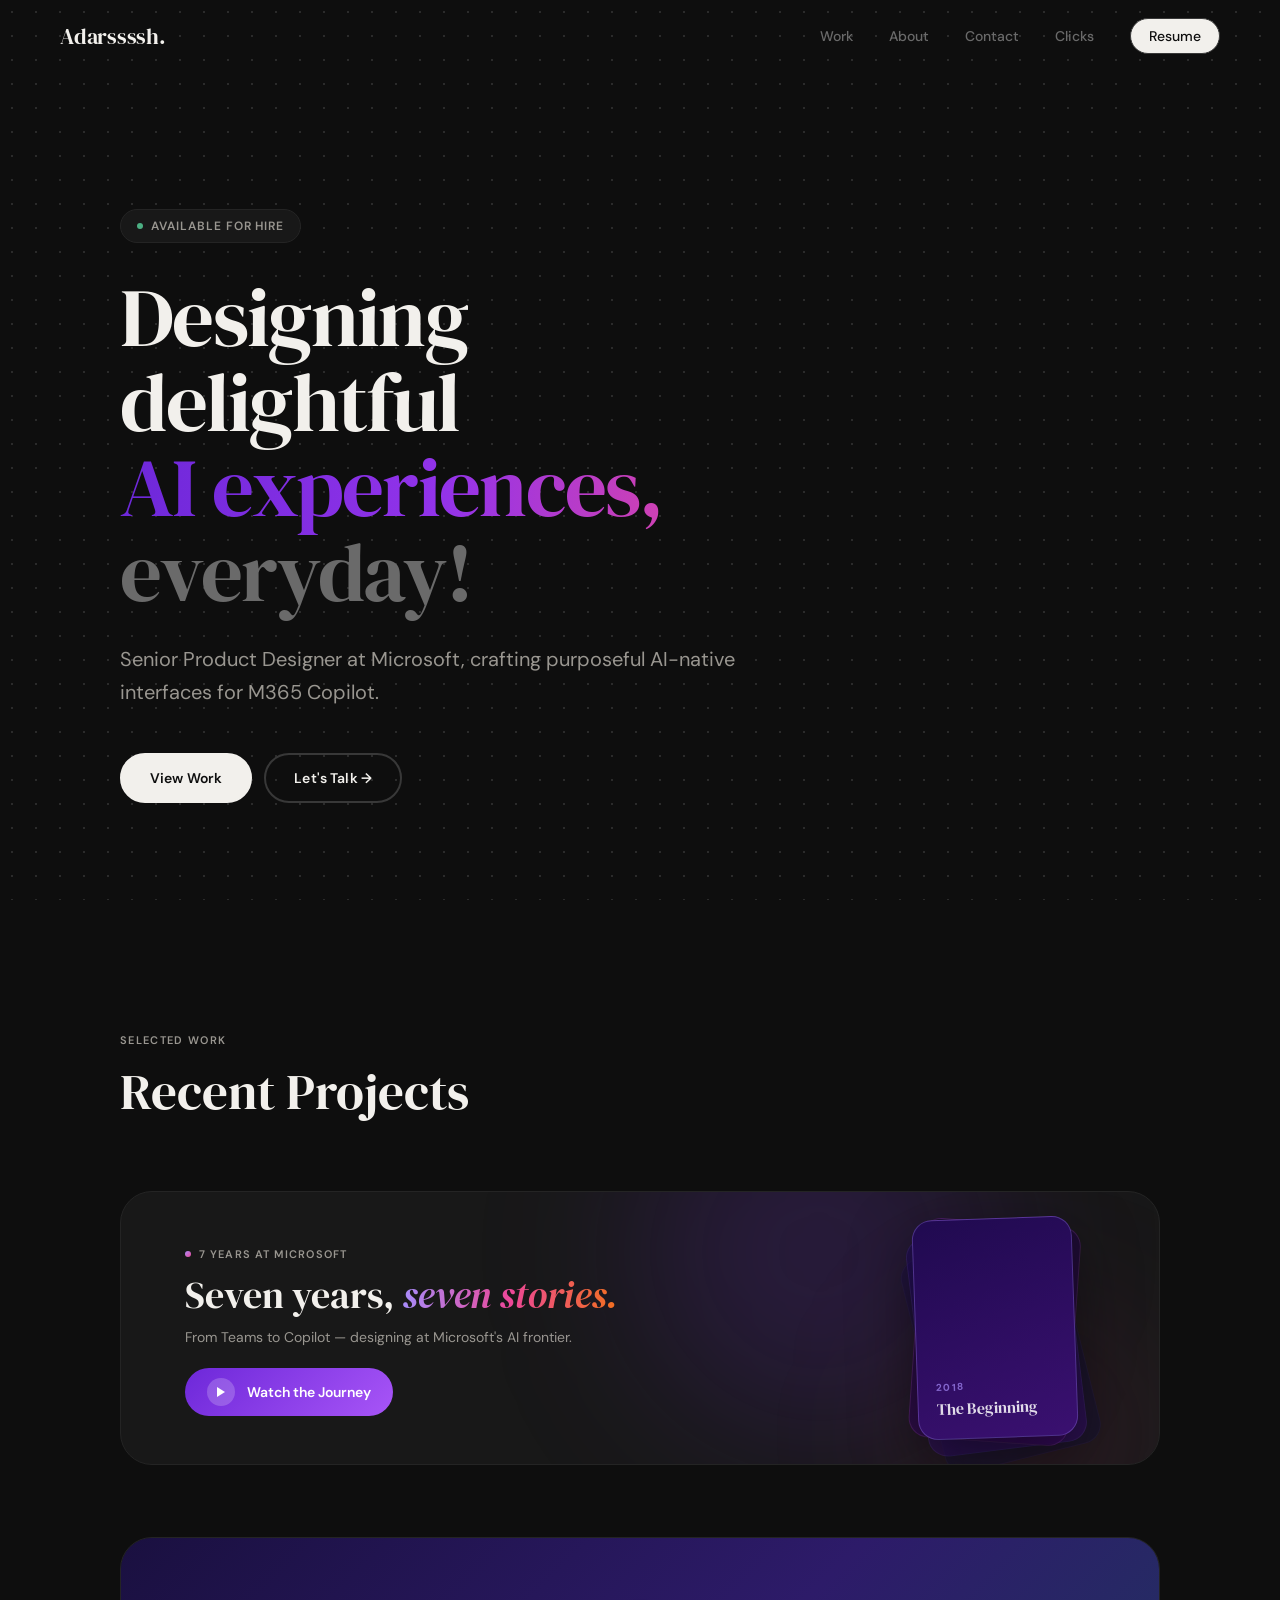
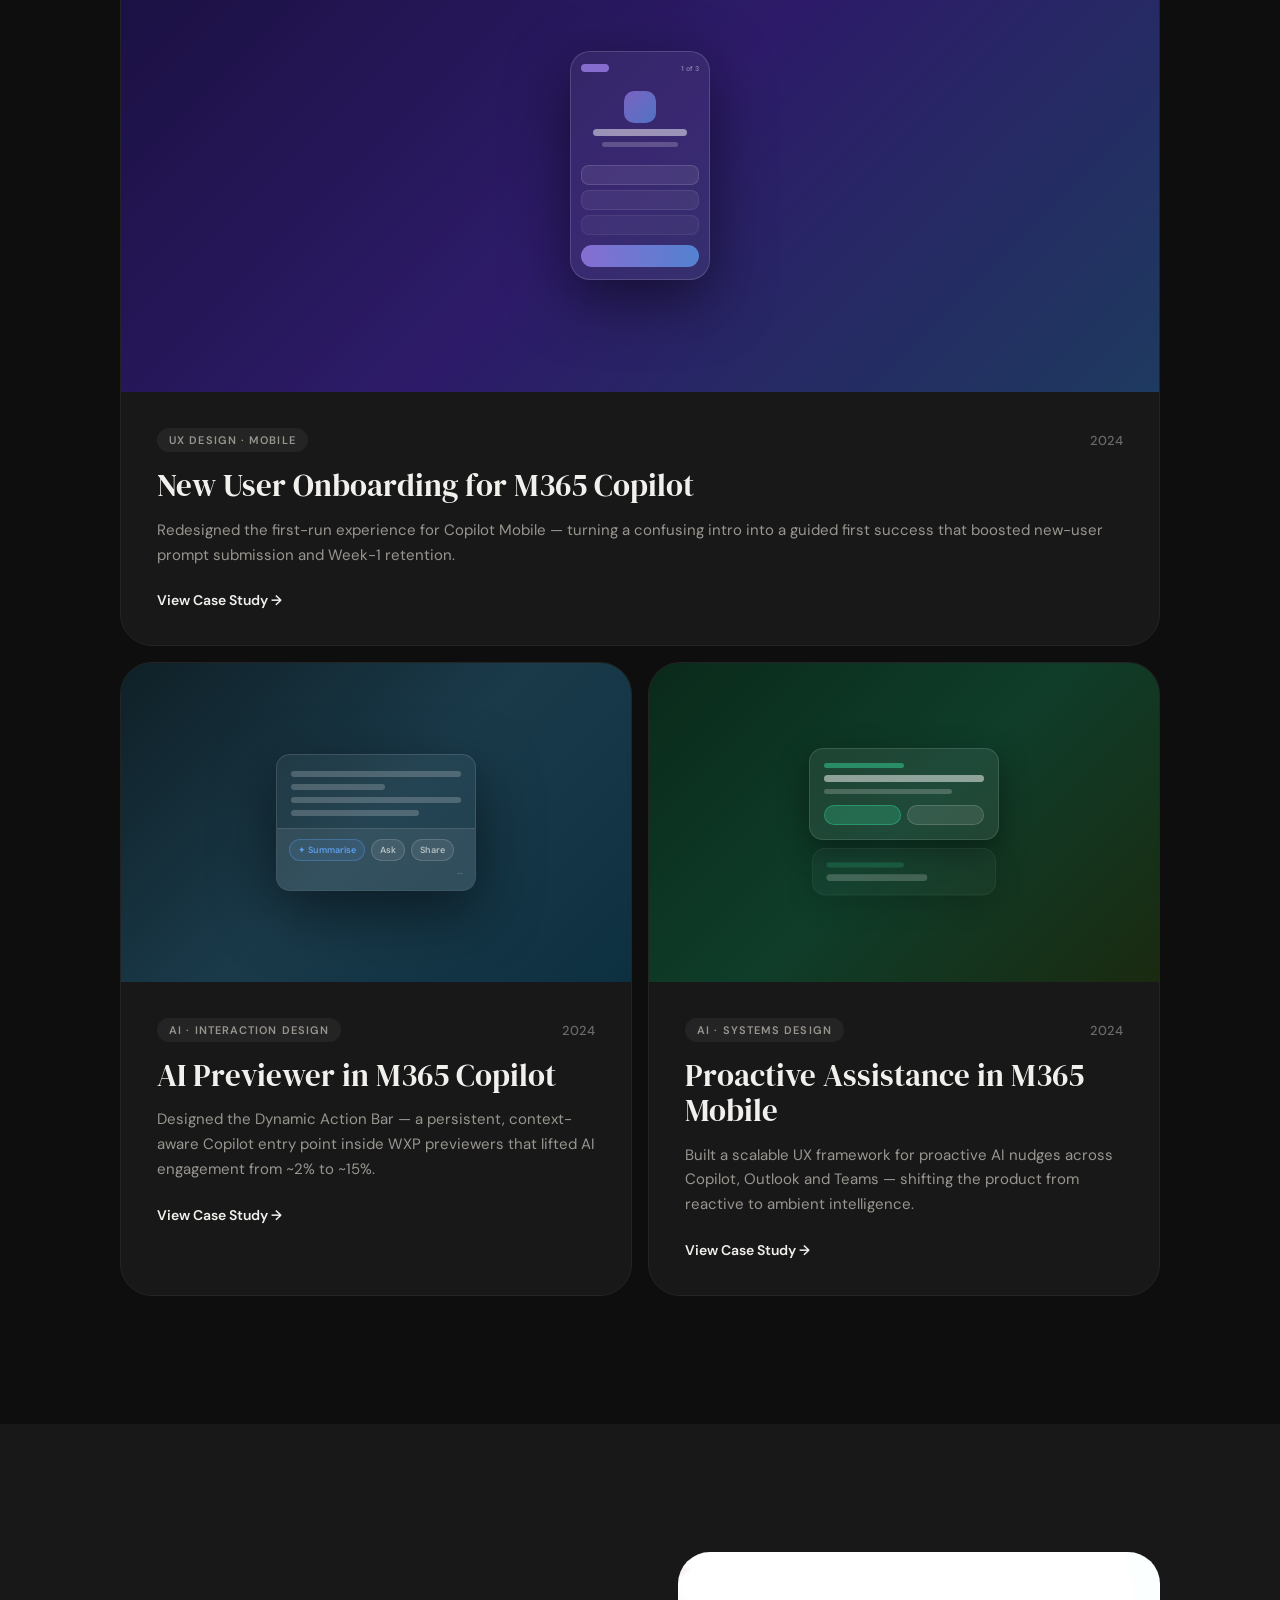
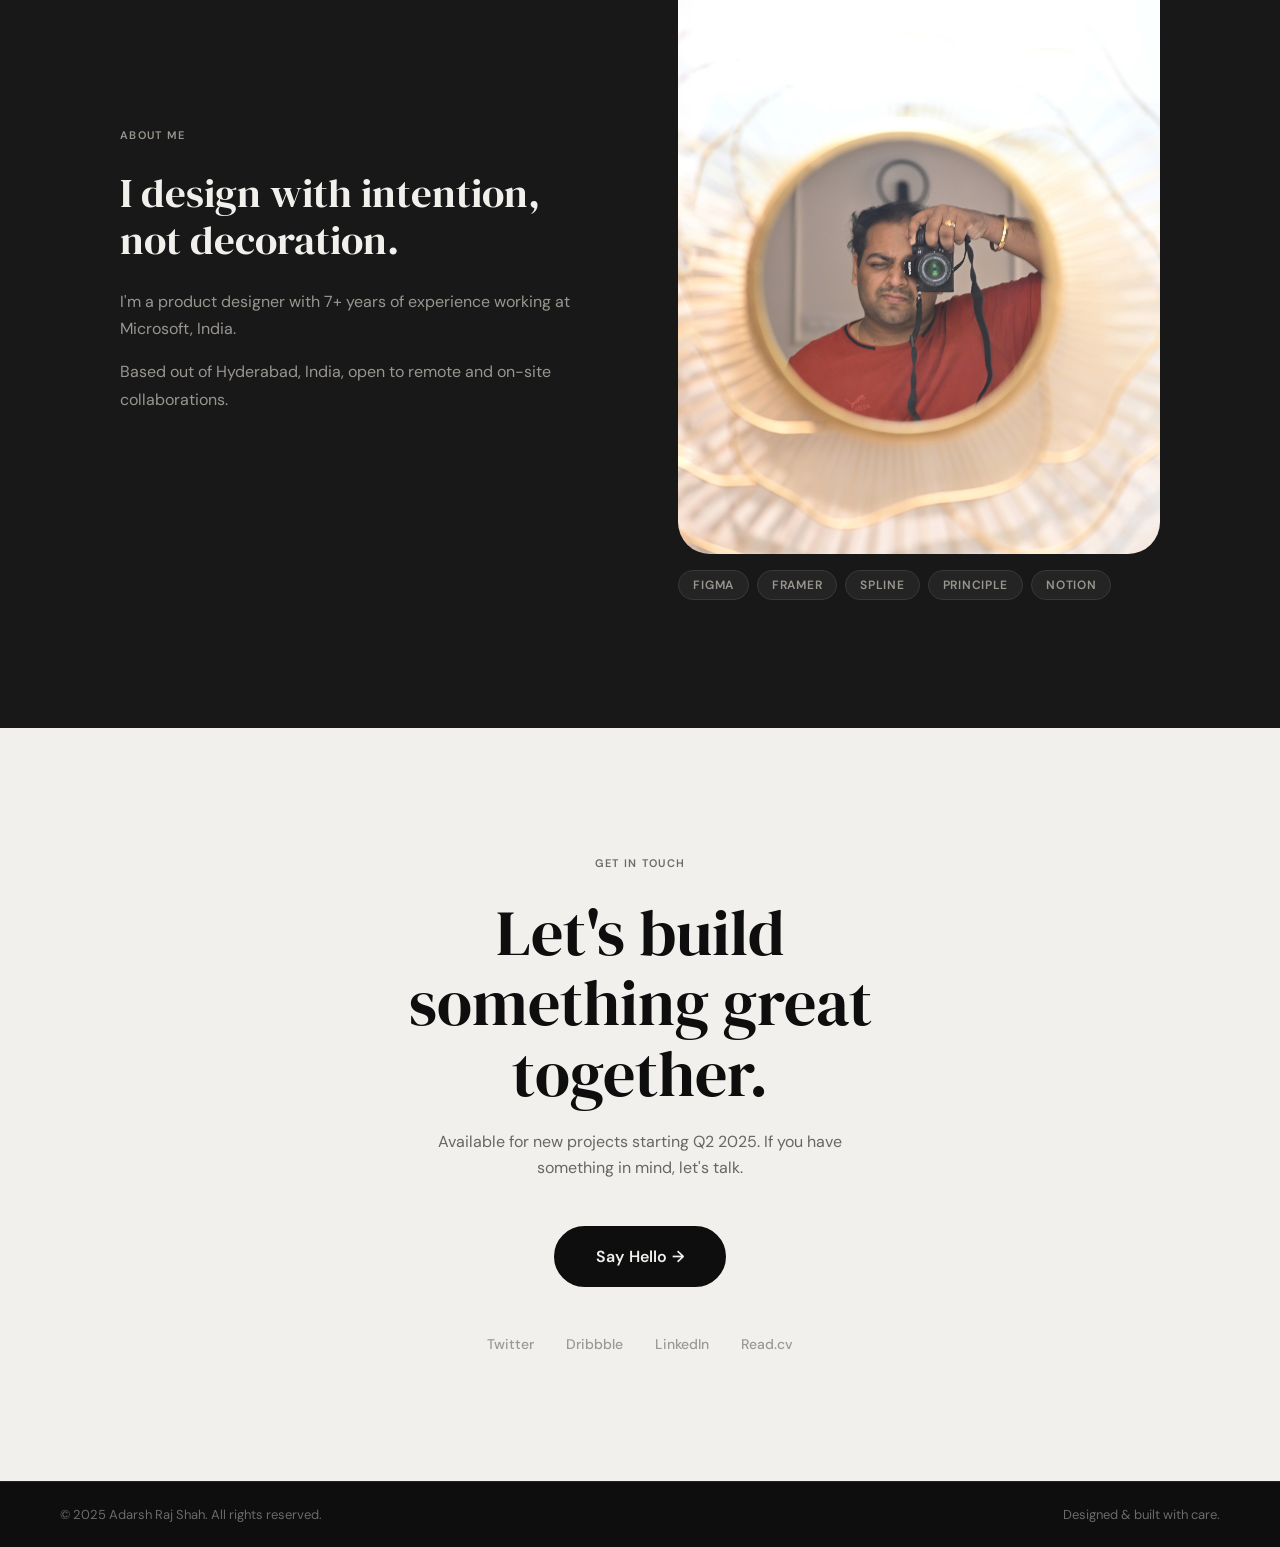
<file: index.html>
<!DOCTYPE html>
<html lang="en">
<head>
  <meta charset="UTF-8" />
  <meta name="viewport" content="width=device-width, initial-scale=1.0" />
  <title>Adarsh Raj Shah - Designer</title>
  <link rel="preconnect" href="https://fonts.googleapis.com" />
  <link rel="preconnect" href="https://fonts.gstatic.com" crossorigin />
  <link href="https://fonts.googleapis.com/css2?family=DM+Sans:ital,opsz,wght@0,9..40,300;0,9..40,400;0,9..40,500;0,9..40,600;1,9..40,300;1,9..40,400&family=DM+Serif+Display:ital@0;1&display=swap" rel="stylesheet" />
  <link rel="stylesheet" href="style.css" />
</head>
<body>

  <!-- NAV -->
  <nav class="nav">
    <a href="#" class="nav-logo">Adarssssh.</a>
    <div class="nav-links">
      <a href="#work">Work</a>
      <a href="#about">About</a>
      <a href="#contact">Contact</a>
      <a href="clicks.html">Clicks</a>
      <a href="resume.pdf" target="_blank" rel="noopener" class="nav-resume">Resume</a>
    </div>
    <button class="nav-toggle" aria-label="Toggle menu">
      <span></span><span></span>
    </button>
  </nav>

  <!-- MOBILE MENU -->
  <div class="mobile-menu">
    <a href="#work" class="mobile-link">Work</a>
    <a href="#about" class="mobile-link">About</a>
    <a href="#contact" class="mobile-link">Contact</a>
    <a href="clicks.html" class="mobile-link">Clicks</a>
    <a href="resume.pdf" target="_blank" rel="noopener" class="mobile-link mobile-link--resume">Resume</a>
  </div>

  <!-- HERO -->
  <section class="hero">
    <div class="hero-content">
      <div class="hero-tag">Available for hire</div>
      <h1 class="hero-title">
        <span class="hero-title-regular">Designing delightful</span><br />
        <span class="gradient-text">AI experiences,</span> <span class="hero-title-muted">everyday!</span>
      </h1>
      <p class="hero-sub">
        Senior Product Designer at Microsoft, crafting purposeful AI-native interfaces for M365 Copilot.
      </p>
      <div class="hero-cta">
        <a href="#work" class="btn btn-primary">View Work</a>
        <a href="#contact" class="btn btn-ghost">Let's Talk →</a>
      </div>
    </div>
  </section>

  <!-- SELECTED WORK -->
  <section class="work" id="work">
    <div class="section-header">
      <span class="section-label">Selected Work</span>
      <h2 class="section-title">Recent Projects</h2>
    </div>

    <!-- MICROSOFT JOURNEY BANNER -->
    <div class="msft-banner-wrap">
      <div class="msft-banner">
        <div class="msft-orb msft-orb--1"></div>
        <div class="msft-orb msft-orb--2"></div>
        <div class="msft-banner-left">
          <div class="msft-banner-tag">
            <span class="msft-tag-dot"></span>
            7 Years at Microsoft
          </div>
          <h3 class="msft-banner-title">Seven years, <em>seven stories.</em></h3>
          <p class="msft-banner-desc">From Teams to Copilot — designing at Microsoft's AI frontier.</p>
          <button class="msft-banner-cta" id="openStories">
            <span class="msft-cta-play">
              <svg width="8" height="10" viewBox="0 0 8 10" fill="currentColor"><path d="M0 0l8 5-8 5V0z"/></svg>
            </span>
            Watch the Journey
          </button>
        </div>
        <div class="msft-banner-right" aria-hidden="true">
          <div class="msft-card-stack">
            <div class="msft-sc msft-sc--4"></div>
            <div class="msft-sc msft-sc--3"></div>
            <div class="msft-sc msft-sc--2"></div>
            <div class="msft-sc msft-sc--1">
              <div class="msft-sc-year">2018</div>
              <div class="msft-sc-label">The Beginning</div>
            </div>
          </div>
        </div>
      </div>
    </div>

    <div class="projects-grid">

      <!-- Project 1 -->
      <article class="project-card project-card--large">
        <div class="project-image">
          <div class="project-image-inner proj-bg-1">
            <div class="mock-phone">
              <div class="mock-phone-screen">
                <div class="mock-onb-header">
                  <div class="mock-onb-logo"></div>
                  <div class="mock-onb-step">1 of 3</div>
                </div>
                <div class="mock-onb-hero">
                  <div class="mock-onb-icon"></div>
                  <div class="mock-onb-title"></div>
                  <div class="mock-onb-sub"></div>
                </div>
                <div class="mock-onb-prompts">
                  <div class="mock-prompt-chip"></div>
                  <div class="mock-prompt-chip mock-prompt-chip--2"></div>
                  <div class="mock-prompt-chip mock-prompt-chip--3"></div>
                </div>
                <div class="mock-onb-cta"></div>
              </div>
            </div>
          </div>
        </div>
        <div class="project-info">
          <div class="project-meta">
            <span class="project-category">UX Design · Mobile</span>
            <span class="project-year">2024</span>
          </div>
          <h3 class="project-name">New User Onboarding for M365 Copilot</h3>
          <p class="project-desc">Redesigned the first-run experience for Copilot Mobile — turning a confusing intro into a guided first success that boosted new-user prompt submission and Week-1 retention.</p>
          <a href="project-1.html" class="project-link">View Case Study →</a>
        </div>
      </article>

      <!-- Project 2 -->
      <article class="project-card">
        <div class="project-image">
          <div class="project-image-inner proj-bg-2">
            <div class="mock-doc-preview">
              <div class="mock-doc-body">
                <div class="mock-doc-line"></div>
                <div class="mock-doc-line mock-doc-line--short"></div>
                <div class="mock-doc-line"></div>
                <div class="mock-doc-line mock-doc-line--med"></div>
              </div>
              <div class="mock-dab">
                <div class="mock-dab-chip mock-dab-chip--ai">✦ Summarise</div>
                <div class="mock-dab-chip">Ask</div>
                <div class="mock-dab-chip">Share</div>
                <div class="mock-dab-more">···</div>
              </div>
            </div>
          </div>
        </div>
        <div class="project-info">
          <div class="project-meta">
            <span class="project-category">AI · Interaction Design</span>
            <span class="project-year">2024</span>
          </div>
          <h3 class="project-name">AI Previewer in M365 Copilot</h3>
          <p class="project-desc">Designed the Dynamic Action Bar — a persistent, context-aware Copilot entry point inside WXP previewers that lifted AI engagement from ~2% to ~15%.</p>
          <a href="project-2.html" class="project-link">View Case Study →</a>
        </div>
      </article>

      <!-- Project 3 -->
      <article class="project-card">
        <div class="project-image">
          <div class="project-image-inner proj-bg-3">
            <div class="mock-proactive">
              <div class="mock-pa-card">
                <div class="mock-pa-eyebrow"></div>
                <div class="mock-pa-title"></div>
                <div class="mock-pa-sub"></div>
                <div class="mock-pa-actions">
                  <div class="mock-pa-btn mock-pa-btn--primary"></div>
                  <div class="mock-pa-btn"></div>
                </div>
              </div>
              <div class="mock-pa-card mock-pa-card--faded">
                <div class="mock-pa-eyebrow"></div>
                <div class="mock-pa-title mock-pa-title--short"></div>
              </div>
            </div>
          </div>
        </div>
        <div class="project-info">
          <div class="project-meta">
            <span class="project-category">AI · Systems Design</span>
            <span class="project-year">2024</span>
          </div>
          <h3 class="project-name">Proactive Assistance in M365 Mobile</h3>
          <p class="project-desc">Built a scalable UX framework for proactive AI nudges across Copilot, Outlook and Teams — shifting the product from reactive to ambient intelligence.</p>
          <a href="project-3.html" class="project-link">View Case Study →</a>
        </div>
      </article>

    </div>
  </section>

  <!-- ABOUT -->
  <section class="about" id="about">
    <div class="about-inner">
      <div class="about-text">
        <span class="section-label">About Me</span>
        <h2 class="about-title">I design with intention, not decoration.</h2>
        <p>I'm a product designer with 7+ years of experience working at Microsoft, India.</p>
        <p>Based out of Hyderabad, India, open to remote and on-site collaborations.</p>
      </div>
      <div class="about-image">
        <div class="about-image-placeholder">
          <img src="adarsh.jpg" alt="Adarsh Raj Shah" class="about-photo" />
        </div>
        <div class="about-tools">
          <span>Figma</span>
          <span>Framer</span>
          <span>Spline</span>
          <span>Principle</span>
          <span>Notion</span>
        </div>
      </div>
    </div>
  </section>

  <!-- CONTACT -->
  <section class="contact" id="contact">
    <div class="contact-inner">
      <span class="section-label">Get In Touch</span>
      <h2 class="contact-title">Let's build something great together.</h2>
      <p class="contact-sub">Available for new projects starting Q2 2025. If you have something in mind, let's talk.</p>
      <a href="mailto:hello@adarsh.design" class="btn btn-primary btn-large">Say Hello →</a>
      <div class="contact-socials">
        <a href="#">Twitter</a>
        <a href="#">Dribbble</a>
        <a href="#">LinkedIn</a>
        <a href="#">Read.cv</a>
      </div>
    </div>
  </section>

  <!-- FOOTER -->
  <footer class="footer">
    <div class="footer-left">© 2025 Adarsh Raj Shah. All rights reserved.</div>
    <div class="footer-right">Designed &amp; built with care.</div>
  </footer>

  <!-- STORY VIEWER MODAL -->
  <div class="story-viewer" id="storyViewer" role="dialog" aria-modal="true" aria-label="Microsoft Journey Stories">
    <div class="sv-wrap" id="svWrap">
      <div class="sv-progress-row" id="svProgressRow"></div>
      <div class="sv-top-bar">
        <div class="sv-brand">
          <div class="sv-brand-m">M</div>
          <span>Microsoft</span>
        </div>
        <button class="sv-close-btn" id="svClose" aria-label="Close">
          <svg width="14" height="14" viewBox="0 0 14 14" fill="none" stroke="currentColor" stroke-width="2" stroke-linecap="round"><line x1="1" y1="1" x2="13" y2="13"/><line x1="13" y1="1" x2="1" y2="13"/></svg>
        </button>
      </div>
      <div class="sv-slide-area" id="svSlideArea"></div>
      <button class="sv-nav-btn sv-nav-btn--prev" id="svPrev" aria-label="Previous story"></button>
      <button class="sv-nav-btn sv-nav-btn--next" id="svNext" aria-label="Next story"></button>
    </div>
  </div>

  <script src="main.js"></script>
</body>
</html>
</file>
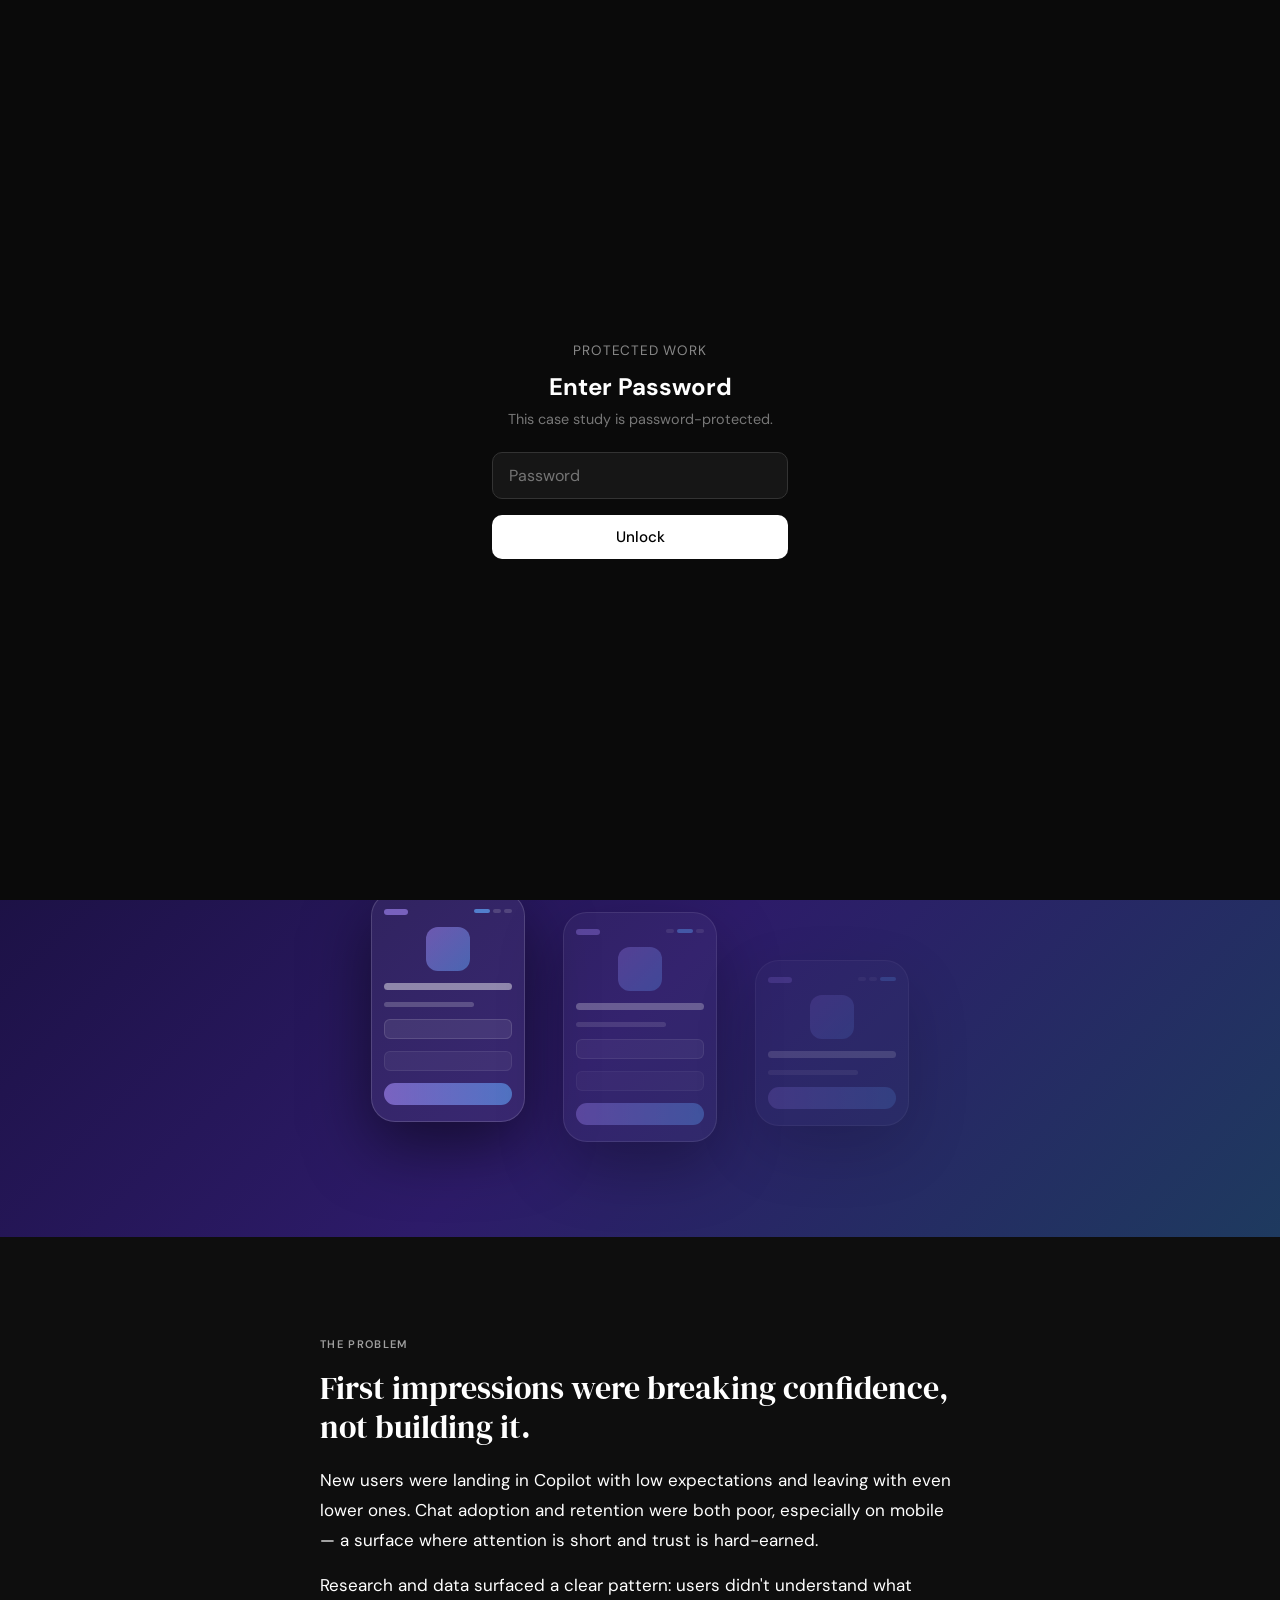
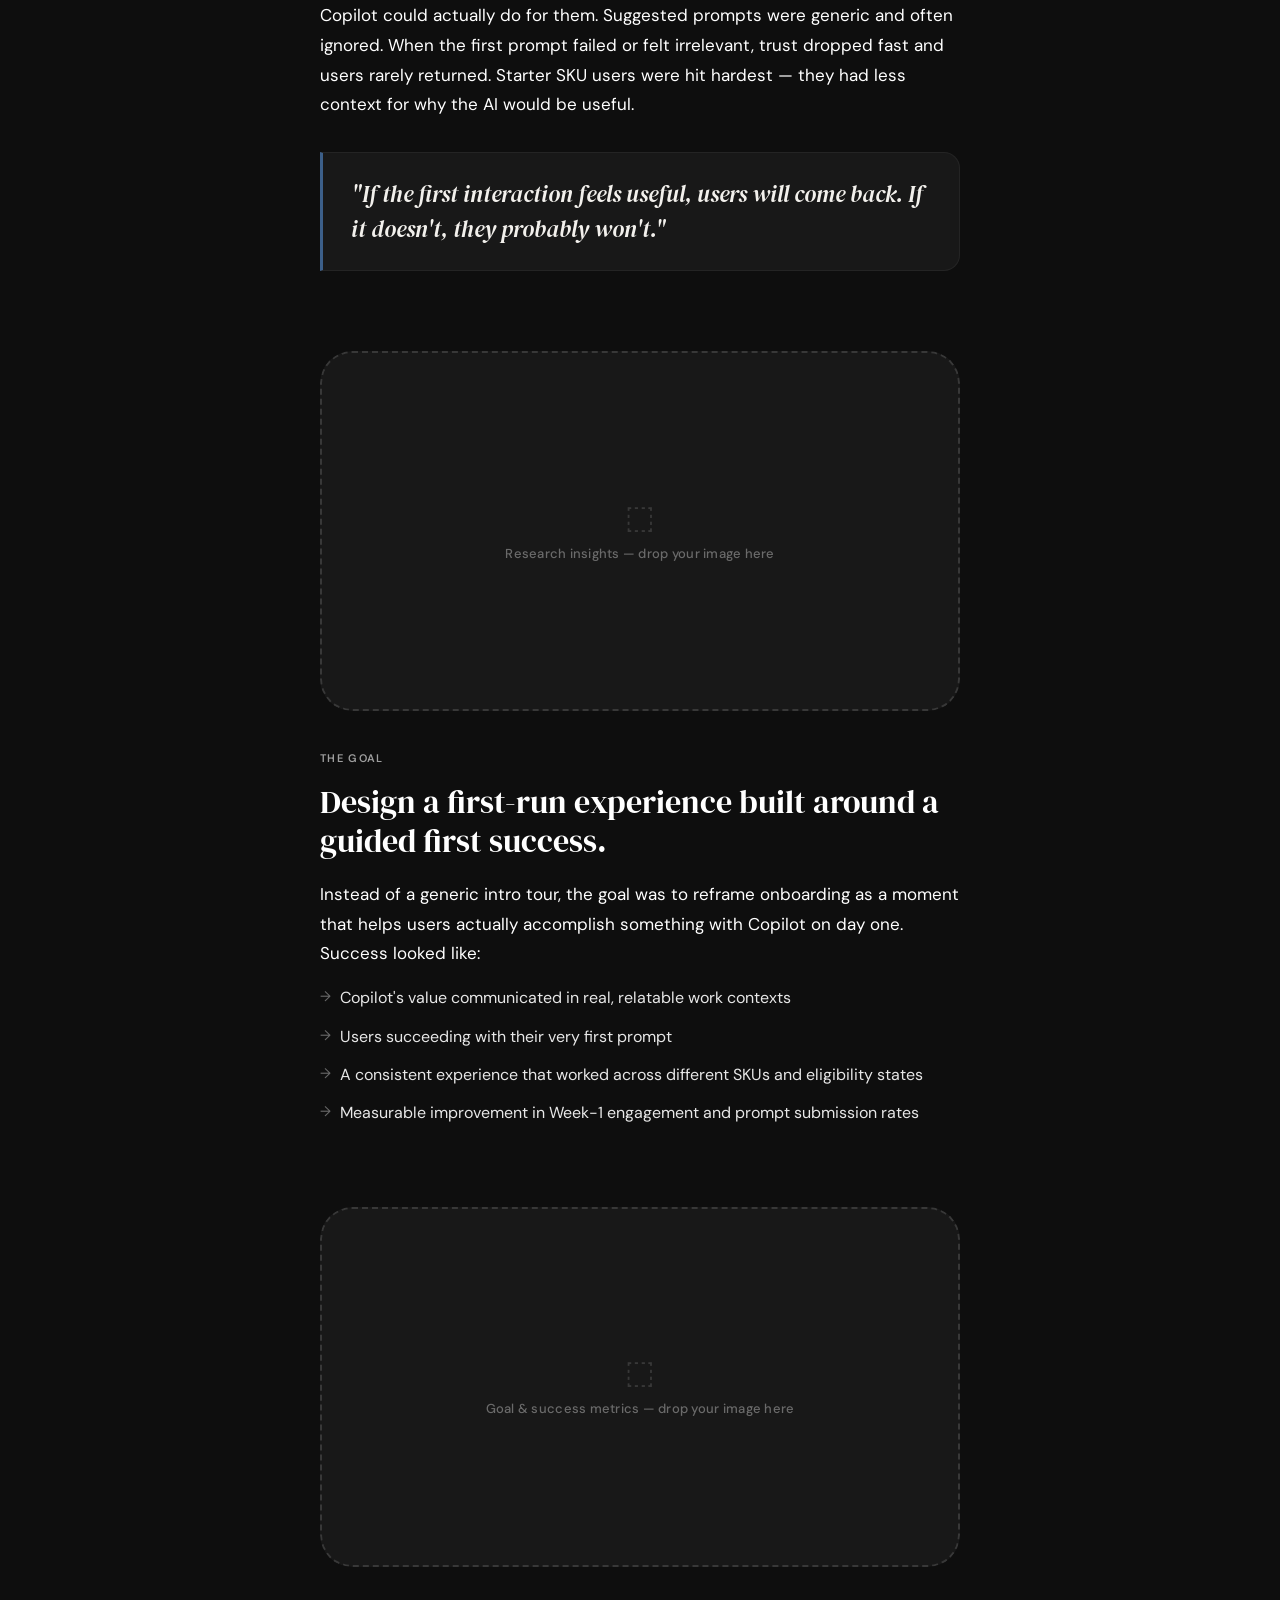
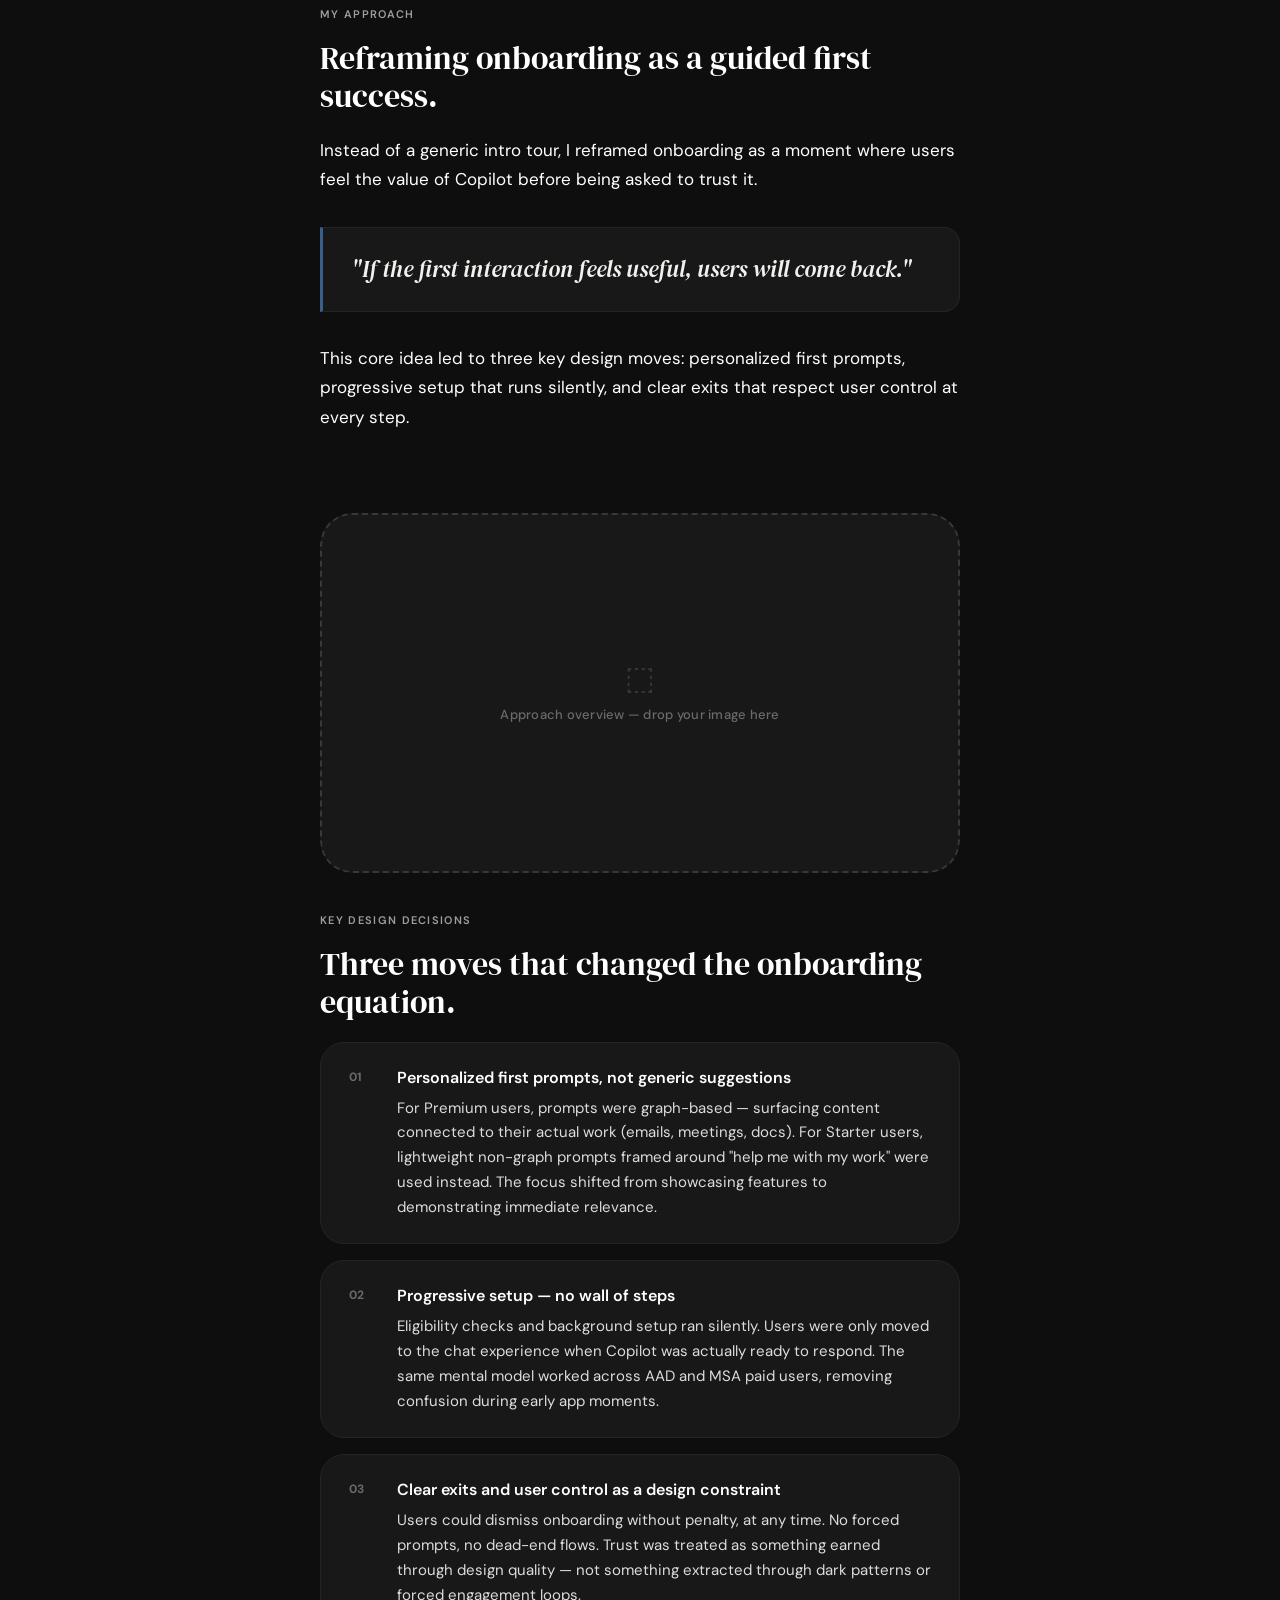
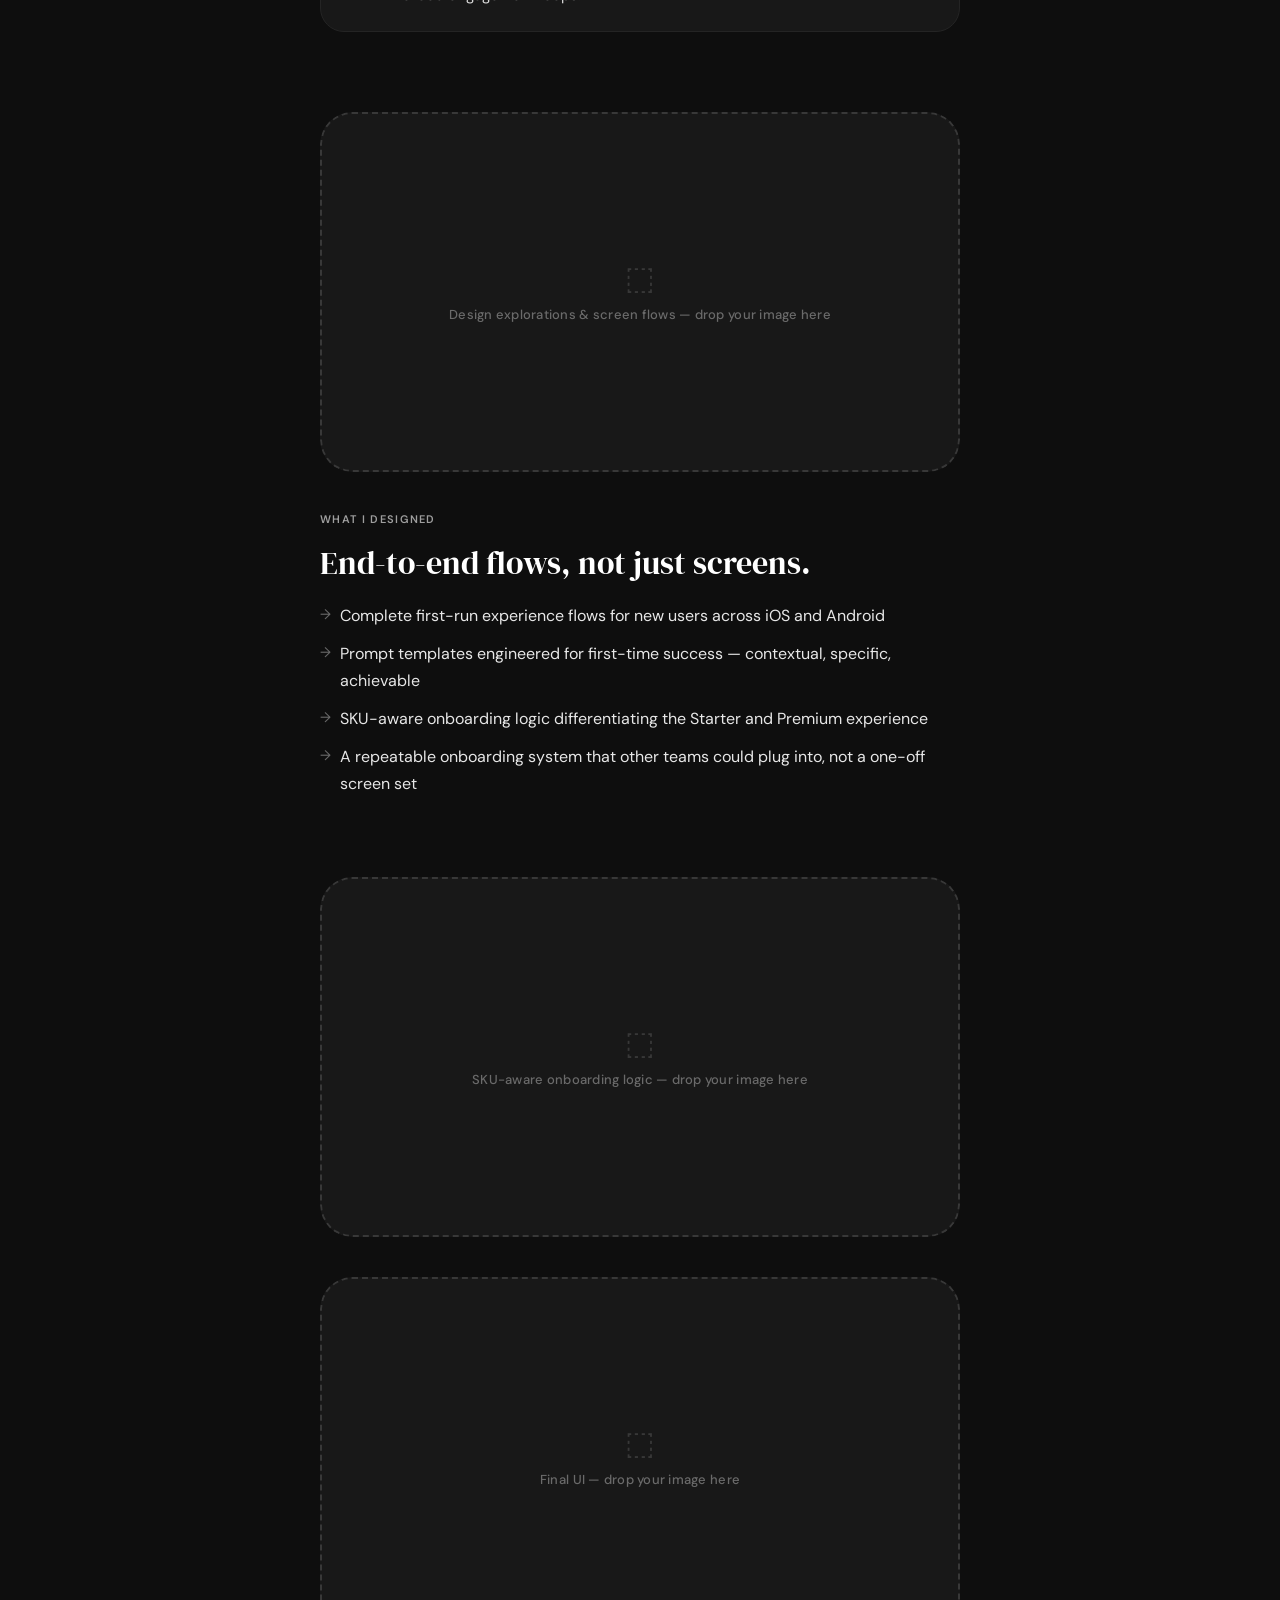
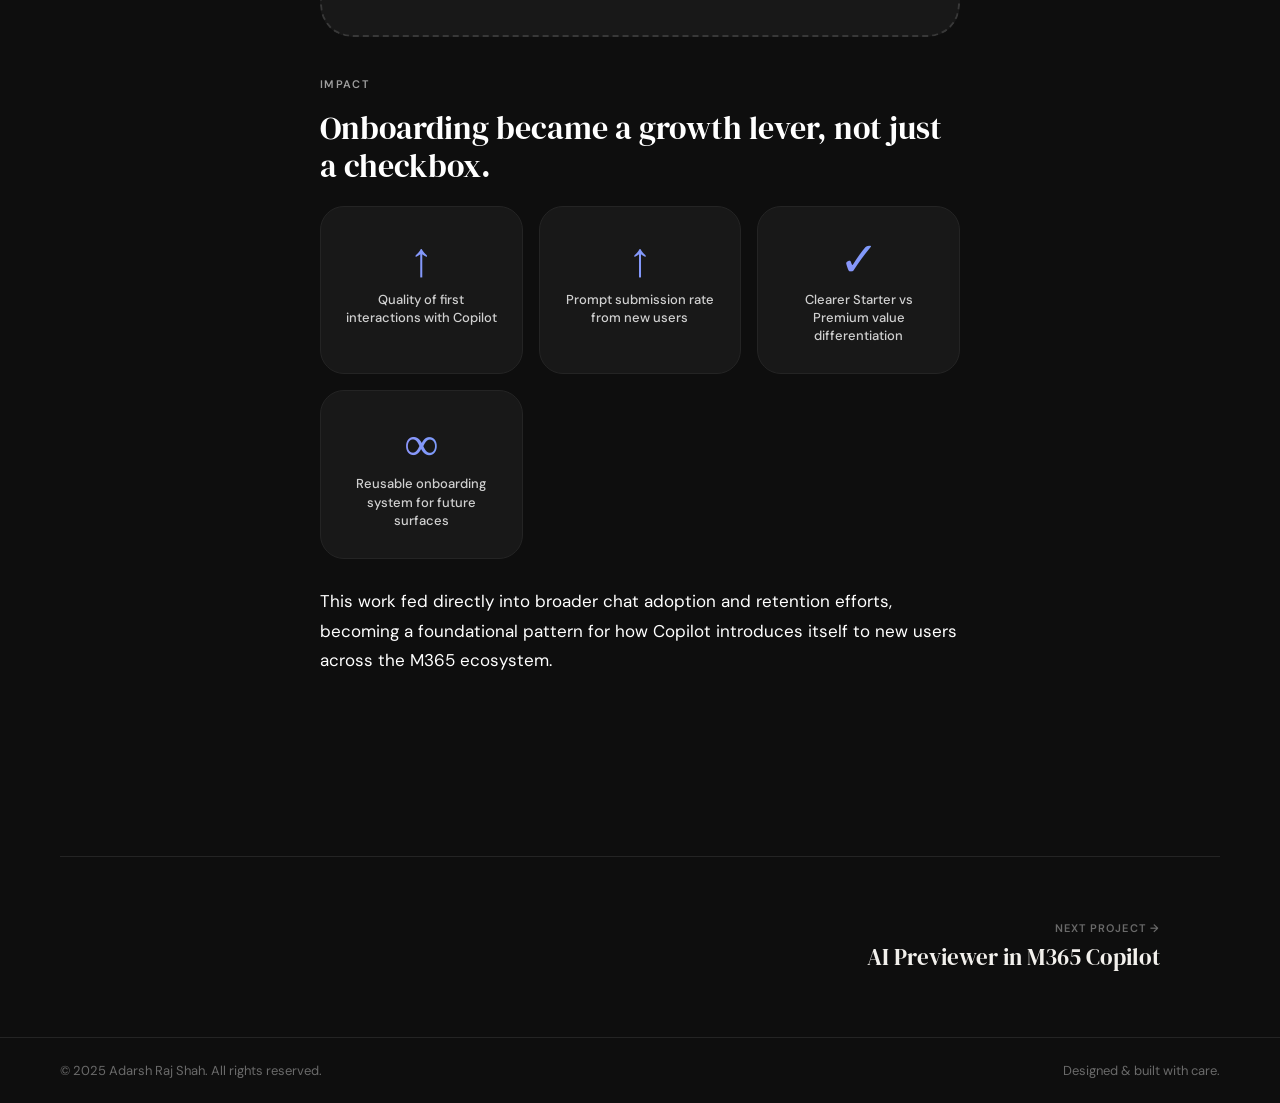
<file: project-1.html>
<!DOCTYPE html>
<html lang="en">
<head>
  <meta charset="UTF-8" />
  <meta name="viewport" content="width=device-width, initial-scale=1.0" />
  <title>Copilot Onboarding FRE — Adarsh Raj Shah</title>
  <link rel="preconnect" href="https://fonts.googleapis.com" />
  <link rel="preconnect" href="https://fonts.gstatic.com" crossorigin />
  <link href="https://fonts.googleapis.com/css2?family=DM+Sans:ital,opsz,wght@0,9..40,300;0,9..40,400;0,9..40,500;0,9..40,600;1,9..40,300;1,9..40,400&family=DM+Serif+Display:ital@0;1&display=swap" rel="stylesheet" />
  <link rel="stylesheet" href="style.css" />
</head>
<body class="project-page">

  <!-- PASSWORD GATE -->
  <div id="passwordGate" style="position:fixed;inset:0;z-index:99999;background:#0a0a0a;display:flex;align-items:center;justify-content:center;font-family:'DM Sans',sans-serif;">
    <div style="text-align:center;max-width:360px;padding:2rem;">
      <div style="font-size:.85rem;color:#888;margin-bottom:.75rem;letter-spacing:.06em;text-transform:uppercase;">Protected Work</div>
      <h2 style="color:#fff;font-size:1.5rem;margin:0 0 .5rem;">Enter Password</h2>
      <p style="color:#777;font-size:.9rem;margin:0 0 1.5rem;">This case study is password-protected.</p>
      <input id="pwInput" type="password" placeholder="Password" autocomplete="off" style="width:100%;padding:.75rem 1rem;border:1px solid #333;border-radius:10px;background:#161616;color:#fff;font-size:1rem;outline:none;box-sizing:border-box;font-family:inherit;" />
      <div id="pwError" style="color:#f87171;font-size:.8rem;margin-top:.5rem;display:none;">Incorrect password. Try again.</div>
      <button id="pwSubmit" style="margin-top:1rem;padding:.75rem 2rem;background:#fff;color:#000;border:none;border-radius:10px;font-size:.95rem;cursor:pointer;font-family:inherit;font-weight:500;width:100%;">Unlock</button>
    </div>
  </div>
  <script>
  (function(){
    var KEY='pf_unlocked';
    if(sessionStorage.getItem(KEY)==='true'){document.getElementById('passwordGate').style.display='none';return;}
    var inp=document.getElementById('pwInput'),btn=document.getElementById('pwSubmit'),err=document.getElementById('pwError');
    function tryUnlock(){if(inp.value==='project123'){sessionStorage.setItem(KEY,'true');document.getElementById('passwordGate').style.display='none';}else{err.style.display='block';inp.value='';}}
    btn.addEventListener('click',tryUnlock);
    inp.addEventListener('keydown',function(e){if(e.key==='Enter')tryUnlock();});
  })();
  </script>

  <!-- BACK NAV -->
  <nav class="back-nav" id="backNav">
    <a href="index.html" class="back-link">
      <span class="back-link-arrow">←</span> Back to Work
    </a>
    <a href="index.html" class="back-nav-logo">Adarsh.</a>
  </nav>

  <!-- HERO -->
  <section class="proj-hero">
    <div class="proj-hero-content">
      <div class="proj-hero-tags">
        <span class="proj-tag proj-tag--accent">AI Design</span>
        <span class="proj-tag">UX Design</span>
        <span class="proj-tag">Mobile · iOS &amp; Android</span>
        <span class="proj-tag">2024</span>
      </div>
      <h1 class="proj-hero-title">New User Onboarding for M365 Copilot Mobile</h1>
      <p class="proj-hero-sub">Reframing the first-run experience from a feature tour into a guided first success — so new users feel Copilot's value before they're asked to trust it.</p>
      <div class="proj-hero-meta">
        <div class="proj-meta-item">
          <div class="proj-meta-label">Role</div>
          <div class="proj-meta-value">Senior Product Designer</div>
        </div>
        <div class="proj-meta-item">
          <div class="proj-meta-label">Product</div>
          <div class="proj-meta-value">M365 Copilot Mobile</div>
        </div>
        <div class="proj-meta-item">
          <div class="proj-meta-label">Scope</div>
          <div class="proj-meta-value">Strategy · UX · Prompt Design · E2E Flows</div>
        </div>
        <div class="proj-meta-item">
          <div class="proj-meta-label">Platform</div>
          <div class="proj-meta-value">iOS · Android</div>
        </div>
      </div>
    </div>

    <!-- Visual banner -->
    <div class="proj-banner proj-bg-1">
      <div class="proj-banner-inner">
        <div class="proj-banner-phone">
          <div class="pbp-header">
            <div class="pbp-dot"></div>
            <div class="pbp-steps">
              <div class="pbp-step pbp-step--active"></div>
              <div class="pbp-step"></div>
              <div class="pbp-step"></div>
            </div>
          </div>
          <div class="pbp-icon"></div>
          <div class="pbp-t1"></div>
          <div class="pbp-t2"></div>
          <div class="pbp-chip"></div>
          <div class="pbp-chip pbp-chip--2"></div>
          <div class="pbp-cta"></div>
        </div>
        <div class="proj-banner-phone proj-banner-phone--offset">
          <div class="pbp-header">
            <div class="pbp-dot"></div>
            <div class="pbp-steps">
              <div class="pbp-step"></div>
              <div class="pbp-step pbp-step--active"></div>
              <div class="pbp-step"></div>
            </div>
          </div>
          <div class="pbp-icon"></div>
          <div class="pbp-t1"></div>
          <div class="pbp-t2"></div>
          <div class="pbp-chip"></div>
          <div class="pbp-chip pbp-chip--2"></div>
          <div class="pbp-cta"></div>
        </div>
        <div class="proj-banner-phone proj-banner-phone--offset" style="opacity:0.3; transform: translateY(36px);">
          <div class="pbp-header">
            <div class="pbp-dot"></div>
            <div class="pbp-steps">
              <div class="pbp-step"></div>
              <div class="pbp-step"></div>
              <div class="pbp-step pbp-step--active"></div>
            </div>
          </div>
          <div class="pbp-icon"></div>
          <div class="pbp-t1"></div>
          <div class="pbp-t2"></div>
          <div class="pbp-cta"></div>
        </div>
      </div>
    </div>
  </section>

  <!-- BODY -->
  <div class="proj-body">

    <div class="proj-section reveal">
      <span class="proj-section-label">The Problem</span>
      <h2>First impressions were breaking confidence, not building it.</h2>
      <p>New users were landing in Copilot with low expectations and leaving with even lower ones. Chat adoption and retention were both poor, especially on mobile — a surface where attention is short and trust is hard-earned.</p>
      <p>Research and data surfaced a clear pattern: users didn't understand what Copilot could actually do for them. Suggested prompts were generic and often ignored. When the first prompt failed or felt irrelevant, trust dropped fast and users rarely returned. Starter SKU users were hit hardest — they had less context for why the AI would be useful.</p>
      <div class="proj-callout">
        <p>"If the first interaction feels useful, users will come back. If it doesn't, they probably won't."</p>
      </div>
    </div>

    <div class="proj-img-box reveal">
      <div class="proj-img-ph">
        <div class="proj-img-ph-icon">⬚</div>
        <span>Research insights — drop your image here</span>
      </div>
    </div>

    <div class="proj-section reveal">
      <span class="proj-section-label">The Goal</span>
      <h2>Design a first-run experience built around a guided first success.</h2>
      <p>Instead of a generic intro tour, the goal was to reframe onboarding as a moment that helps users actually accomplish something with Copilot on day one. Success looked like:</p>
      <ul class="proj-list">
        <li>Copilot's value communicated in real, relatable work contexts</li>
        <li>Users succeeding with their very first prompt</li>
        <li>A consistent experience that worked across different SKUs and eligibility states</li>
        <li>Measurable improvement in Week-1 engagement and prompt submission rates</li>
      </ul>
    </div>

    <div class="proj-img-box reveal">
      <div class="proj-img-ph">
        <div class="proj-img-ph-icon">⬚</div>
        <span>Goal & success metrics — drop your image here</span>
      </div>
    </div>

    <div class="proj-section reveal">
      <span class="proj-section-label">My Approach</span>
      <h2>Reframing onboarding as a guided first success.</h2>
      <p>Instead of a generic intro tour, I reframed onboarding as a moment where users feel the value of Copilot before being asked to trust it.</p>
      <div class="proj-callout">
        <p>"If the first interaction feels useful, users will come back."</p>
      </div>
      <p>This core idea led to three key design moves: personalized first prompts, progressive setup that runs silently, and clear exits that respect user control at every step.</p>
    </div>

    <div class="proj-img-box reveal">
      <div class="proj-img-ph">
        <div class="proj-img-ph-icon">⬚</div>
        <span>Approach overview — drop your image here</span>
      </div>
    </div>

    <div class="proj-section reveal">
      <span class="proj-section-label">Key Design Decisions</span>
      <h2>Three moves that changed the onboarding equation.</h2>
      <div class="proj-decisions">
        <div class="proj-decision">
          <div class="proj-decision-num">01</div>
          <div>
            <h3>Personalized first prompts, not generic suggestions</h3>
            <p>For Premium users, prompts were graph-based — surfacing content connected to their actual work (emails, meetings, docs). For Starter users, lightweight non-graph prompts framed around "help me with my work" were used instead. The focus shifted from showcasing features to demonstrating immediate relevance.</p>
          </div>
        </div>
        <div class="proj-decision">
          <div class="proj-decision-num">02</div>
          <div>
            <h3>Progressive setup — no wall of steps</h3>
            <p>Eligibility checks and background setup ran silently. Users were only moved to the chat experience when Copilot was actually ready to respond. The same mental model worked across AAD and MSA paid users, removing confusion during early app moments.</p>
          </div>
        </div>
        <div class="proj-decision">
          <div class="proj-decision-num">03</div>
          <div>
            <h3>Clear exits and user control as a design constraint</h3>
            <p>Users could dismiss onboarding without penalty, at any time. No forced prompts, no dead-end flows. Trust was treated as something earned through design quality — not something extracted through dark patterns or forced engagement loops.</p>
          </div>
        </div>
      </div>
    </div>

    <div class="proj-img-box reveal">
      <div class="proj-img-ph">
        <div class="proj-img-ph-icon">⬚</div>
        <span>Design explorations & screen flows — drop your image here</span>
      </div>
    </div>

    <div class="proj-section reveal">
      <span class="proj-section-label">What I Designed</span>
      <h2>End-to-end flows, not just screens.</h2>
      <ul class="proj-list">
        <li>Complete first-run experience flows for new users across iOS and Android</li>
        <li>Prompt templates engineered for first-time success — contextual, specific, achievable</li>
        <li>SKU-aware onboarding logic differentiating the Starter and Premium experience</li>
        <li>A repeatable onboarding system that other teams could plug into, not a one-off screen set</li>
      </ul>
    </div>

    <div class="proj-img-box reveal">
      <div class="proj-img-ph">
        <div class="proj-img-ph-icon">⬚</div>
        <span>SKU-aware onboarding logic — drop your image here</span>
      </div>
    </div>

    <div class="proj-img-box reveal">
      <div class="proj-img-ph">
        <div class="proj-img-ph-icon">⬚</div>
        <span>Final UI — drop your image here</span>
      </div>
    </div>

    <div class="proj-section reveal">
      <span class="proj-section-label">Impact</span>
      <h2>Onboarding became a growth lever, not just a checkbox.</h2>
      <div class="proj-impact-stats">
        <div class="proj-impact-stat">
          <div class="proj-impact-num">↑</div>
          <div class="proj-impact-label">Quality of first interactions with Copilot</div>
        </div>
        <div class="proj-impact-stat">
          <div class="proj-impact-num">↑</div>
          <div class="proj-impact-label">Prompt submission rate from new users</div>
        </div>
        <div class="proj-impact-stat">
          <div class="proj-impact-num">✓</div>
          <div class="proj-impact-label">Clearer Starter vs Premium value differentiation</div>
        </div>
        <div class="proj-impact-stat">
          <div class="proj-impact-num">∞</div>
          <div class="proj-impact-label">Reusable onboarding system for future surfaces</div>
        </div>
      </div>
      <p style="margin-top:28px;">This work fed directly into broader chat adoption and retention efforts, becoming a foundational pattern for how Copilot introduces itself to new users across the M365 ecosystem.</p>
    </div>

  </div>

  <!-- PROJECT NAV -->
  <div class="proj-nav">
    <div></div>
    <a href="project-2.html" class="proj-nav-link proj-nav-link--next">
      <span class="proj-nav-dir">Next Project →</span>
      <span class="proj-nav-title">AI Previewer in M365 Copilot</span>
    </a>
  </div>

  <!-- FOOTER -->
  <footer class="footer">
    <div class="footer-left">© 2025 Adarsh Raj Shah. All rights reserved.</div>
    <div class="footer-right">Designed &amp; built with care.</div>
  </footer>

  <script src="main.js"></script>
  <script>
    const nav = document.getElementById('backNav');
    window.addEventListener('scroll', () => {
      nav.classList.toggle('scrolled', window.scrollY > 20);
    }, { passive: true });
  </script>
</body>
</html>
</file>
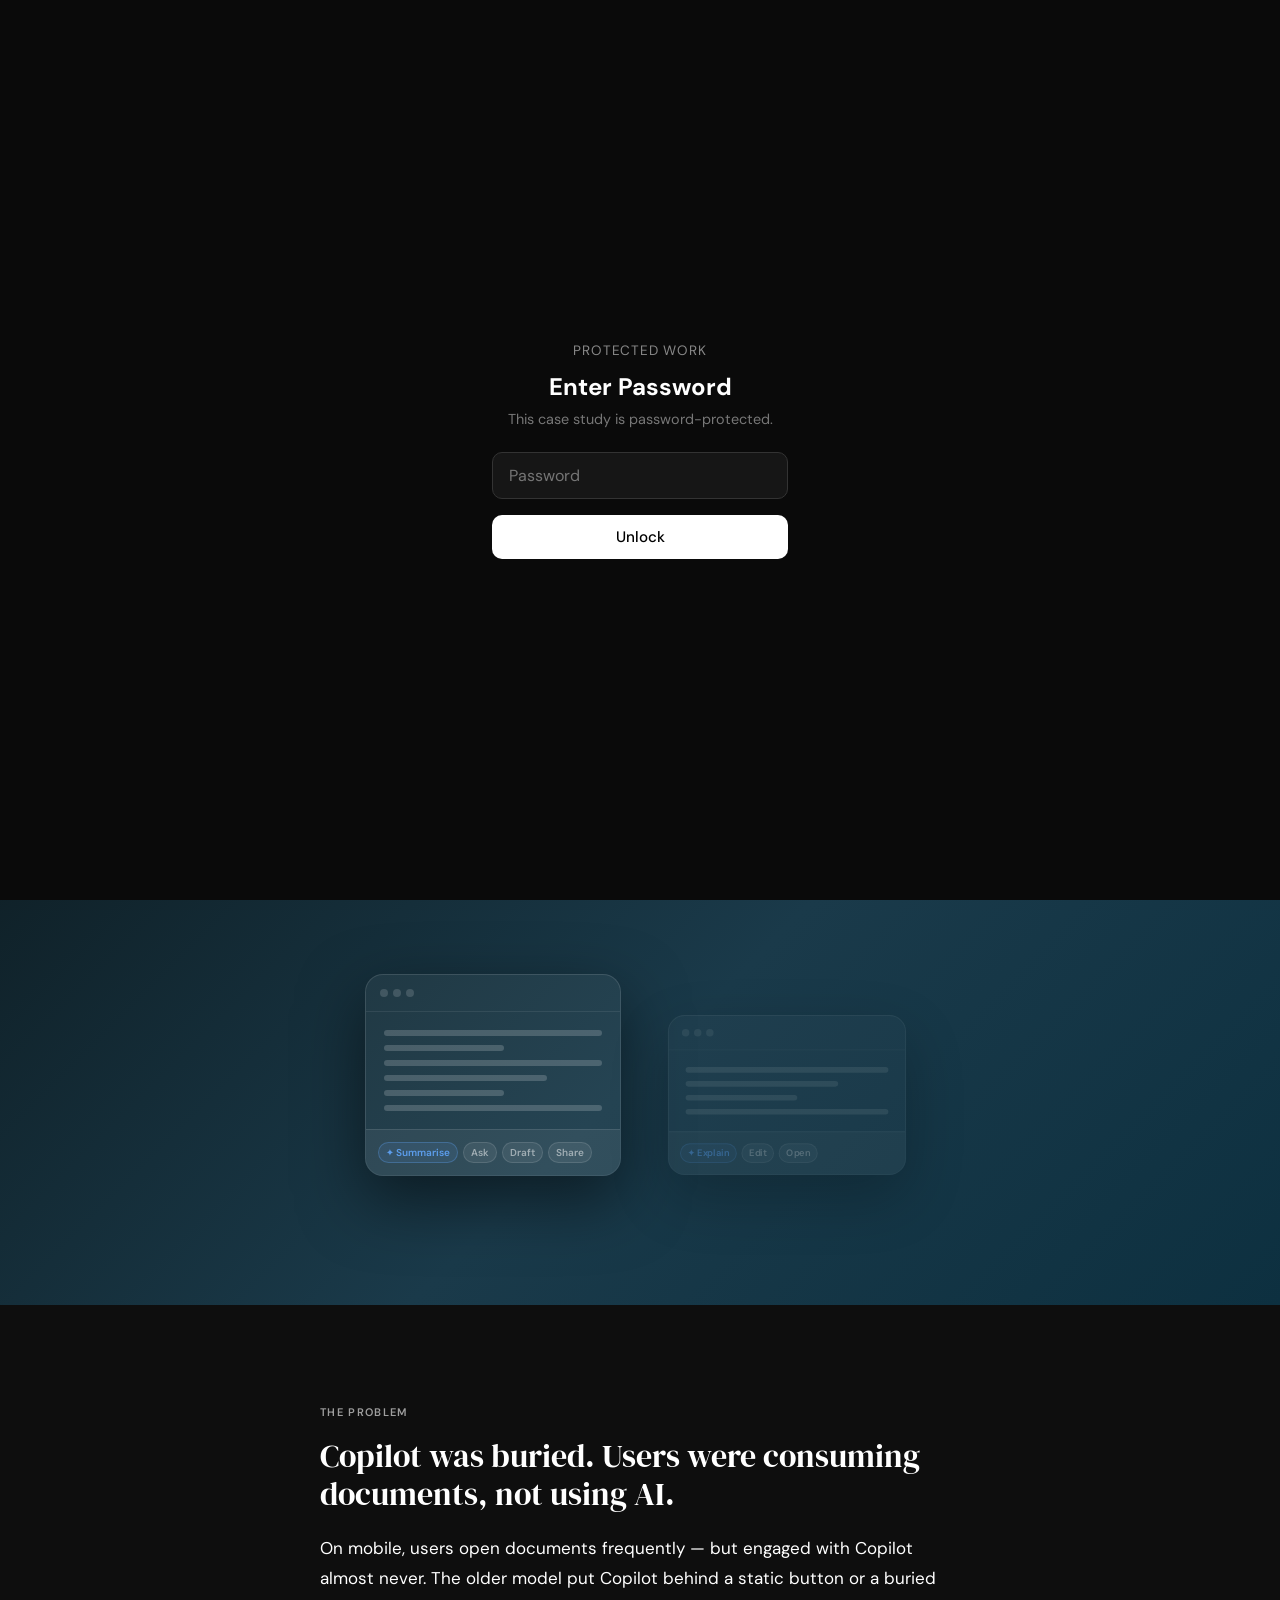
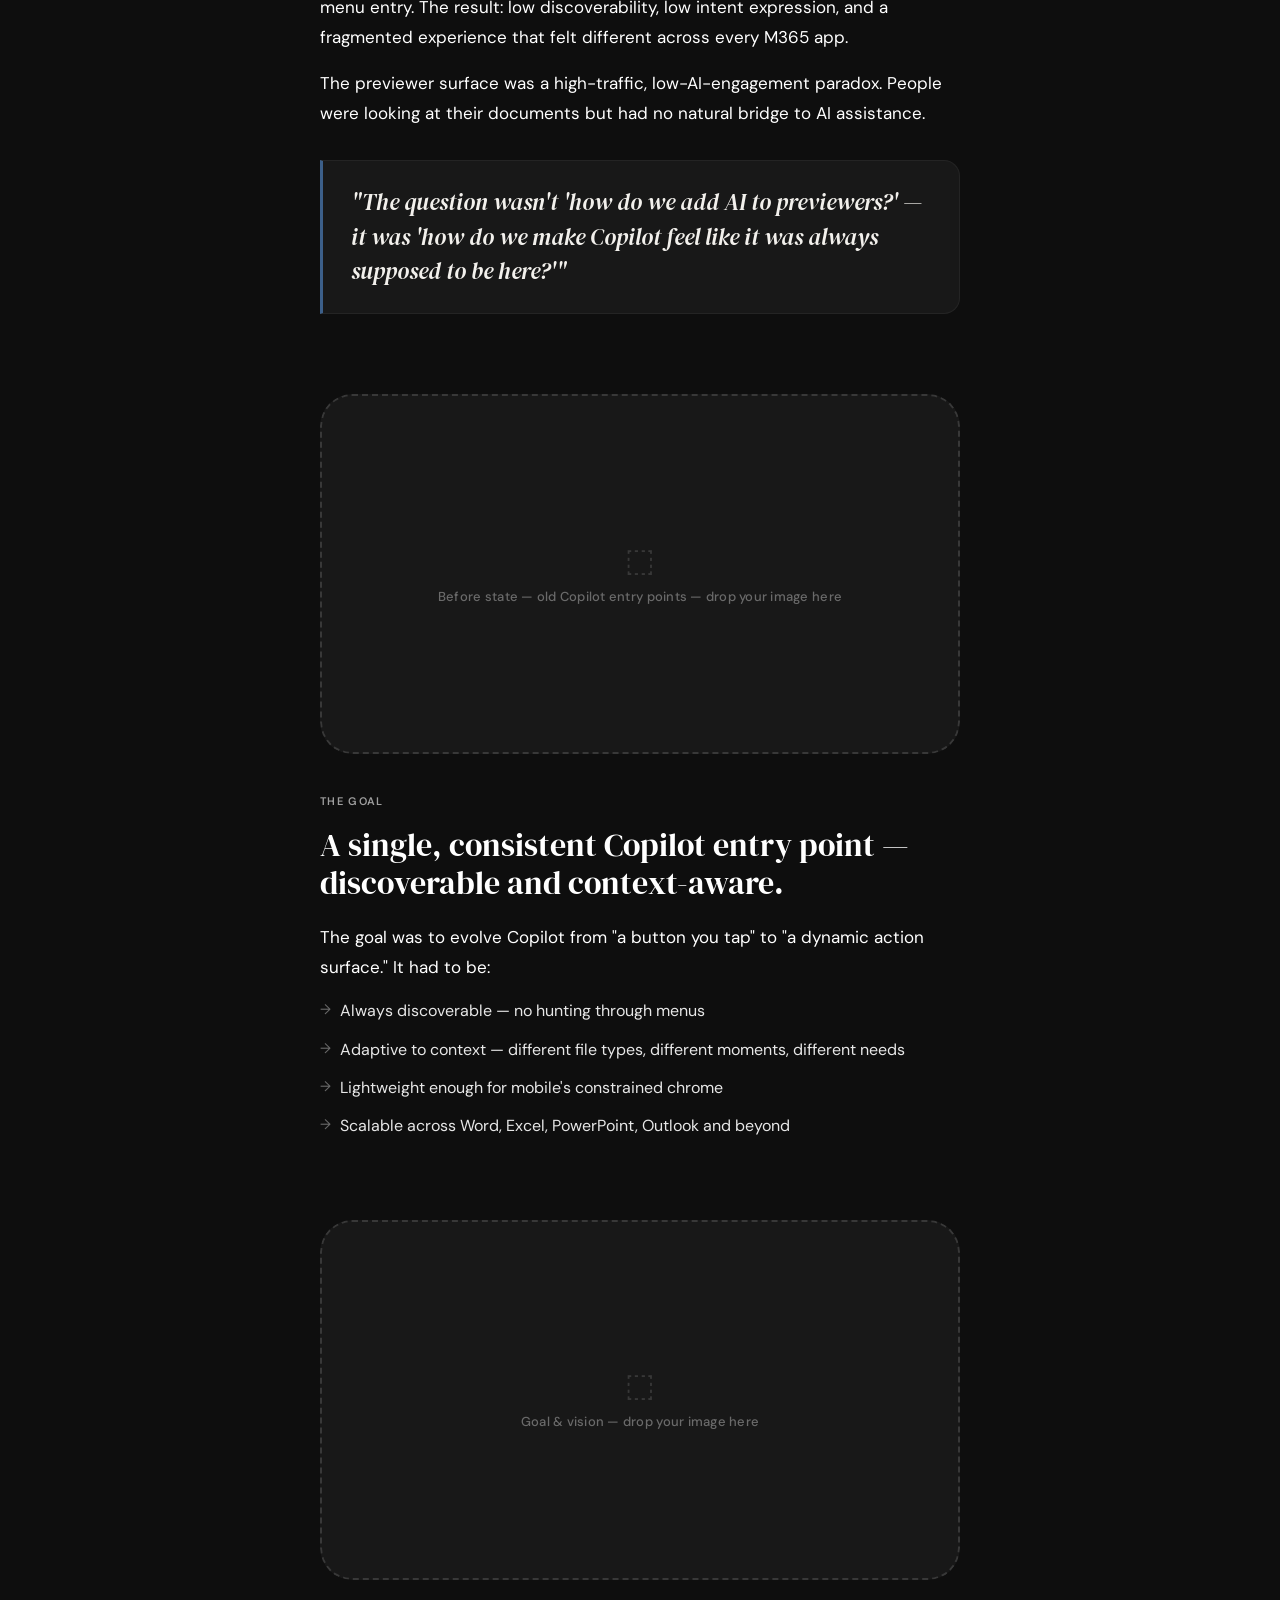
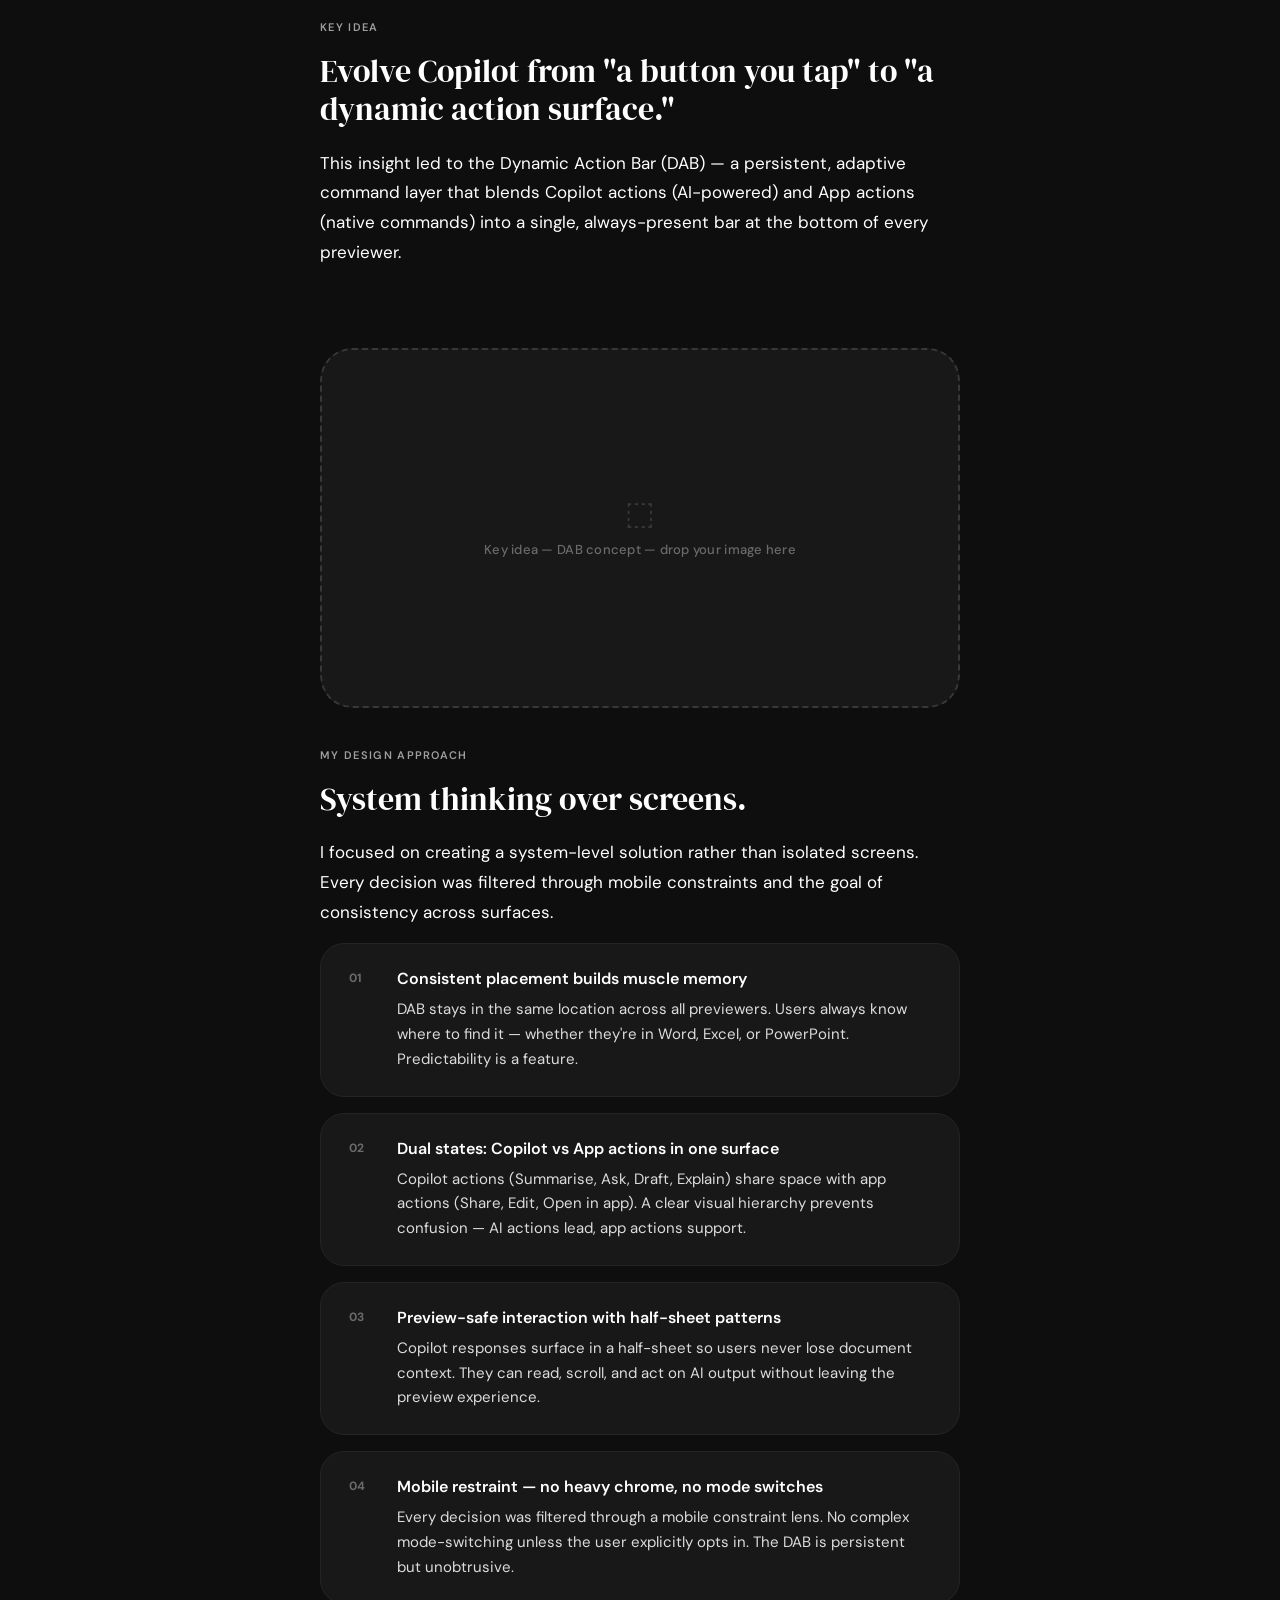
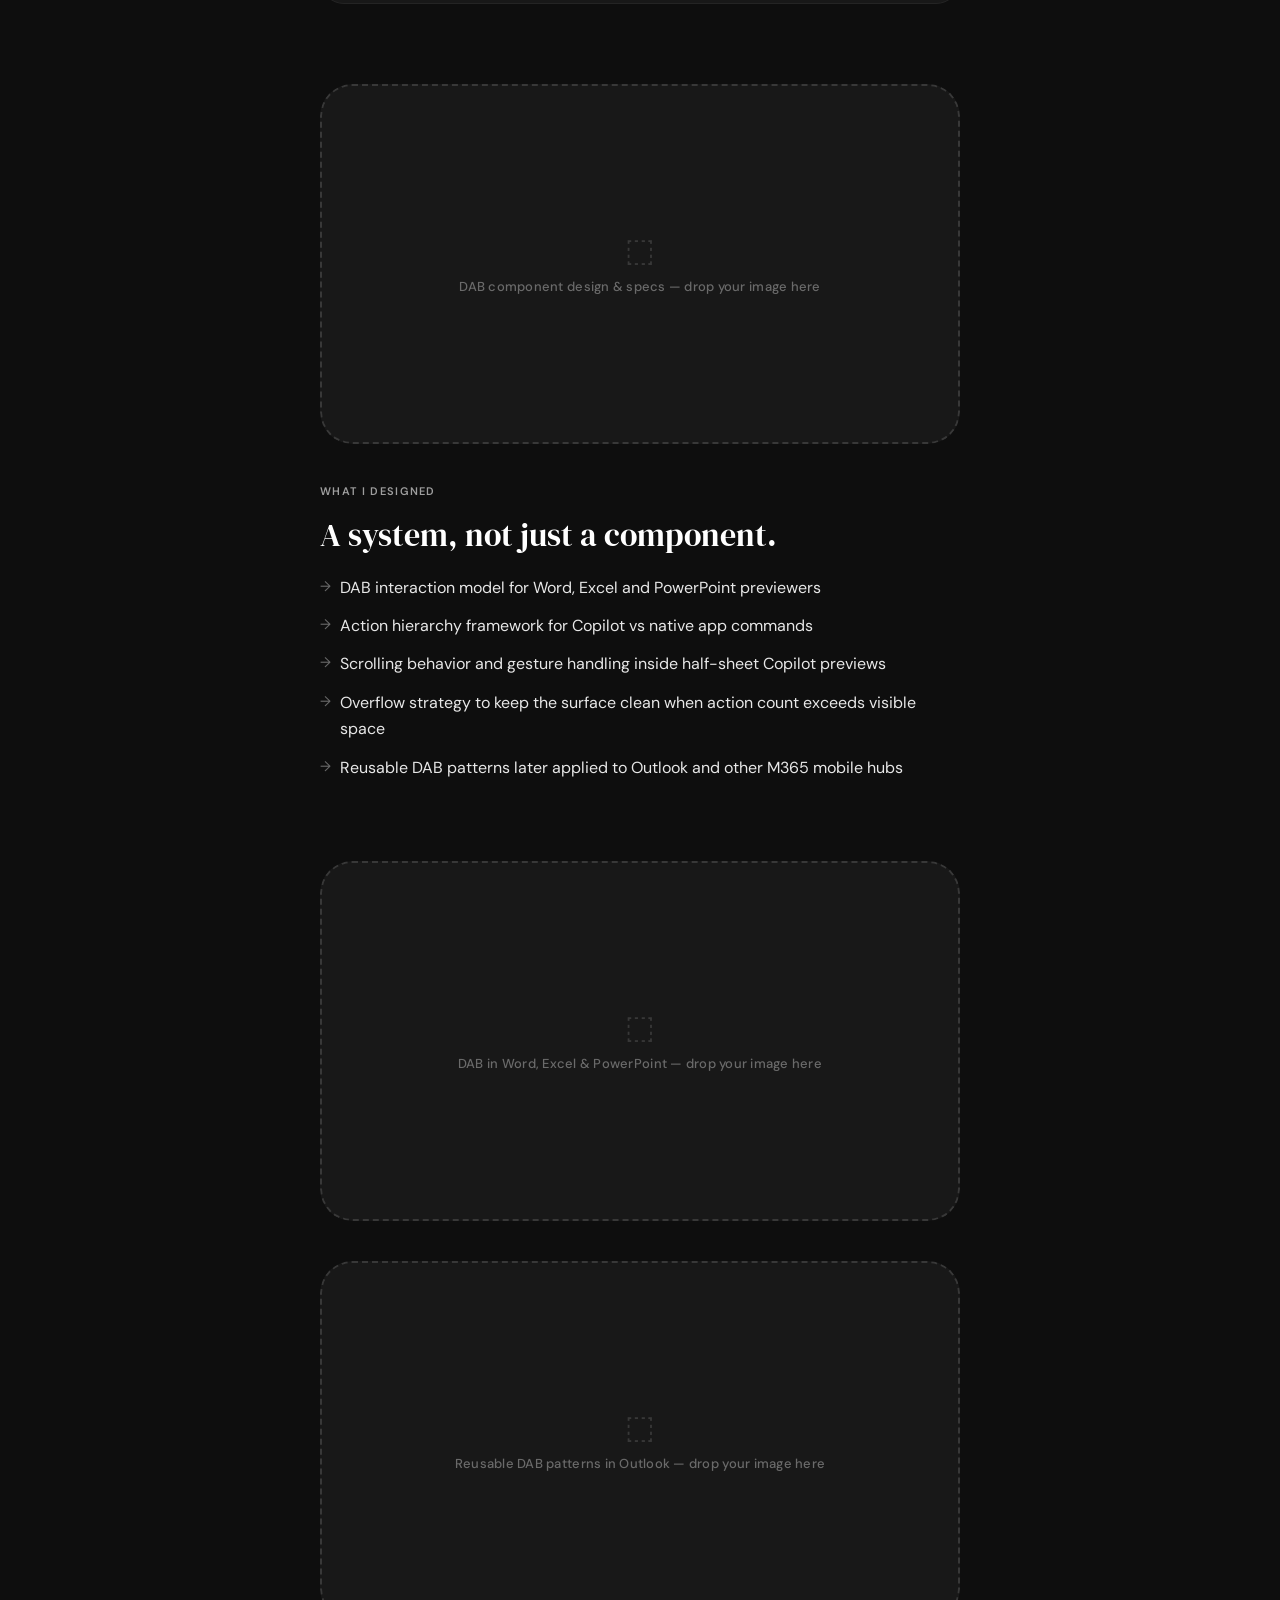
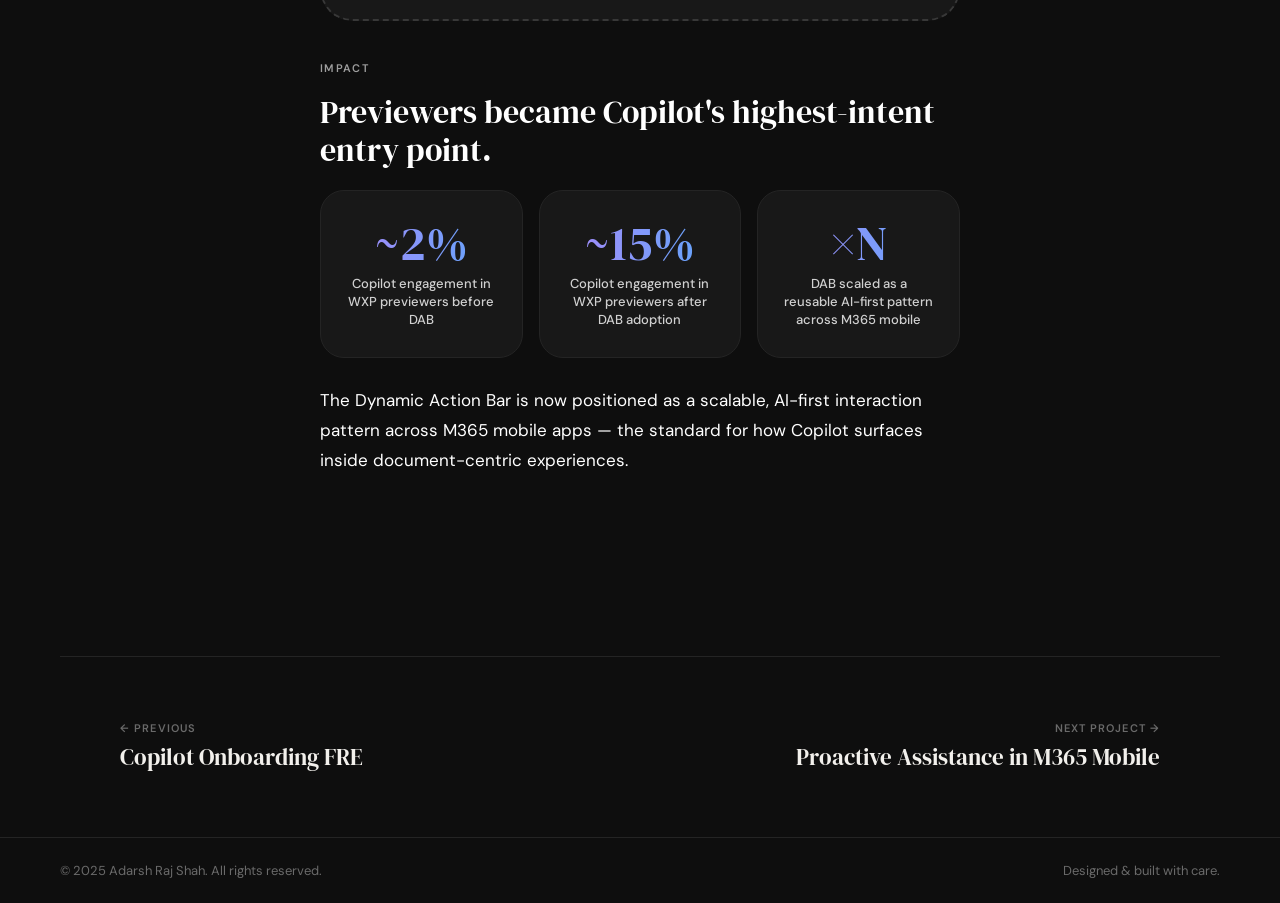
<file: project-2.html>
<!DOCTYPE html>
<html lang="en">
<head>
  <meta charset="UTF-8" />
  <meta name="viewport" content="width=device-width, initial-scale=1.0" />
  <title>AI Previewer in M365 Copilot — Adarsh Raj Shah</title>
  <link rel="preconnect" href="https://fonts.googleapis.com" />
  <link rel="preconnect" href="https://fonts.gstatic.com" crossorigin />
  <link href="https://fonts.googleapis.com/css2?family=DM+Sans:ital,opsz,wght@0,9..40,300;0,9..40,400;0,9..40,500;0,9..40,600;1,9..40,300;1,9..40,400&family=DM+Serif+Display:ital@0;1&display=swap" rel="stylesheet" />
  <link rel="stylesheet" href="style.css" />
</head>
<body class="project-page">

  <!-- PASSWORD GATE -->
  <div id="passwordGate" style="position:fixed;inset:0;z-index:99999;background:#0a0a0a;display:flex;align-items:center;justify-content:center;font-family:'DM Sans',sans-serif;">
    <div style="text-align:center;max-width:360px;padding:2rem;">
      <div style="font-size:.85rem;color:#888;margin-bottom:.75rem;letter-spacing:.06em;text-transform:uppercase;">Protected Work</div>
      <h2 style="color:#fff;font-size:1.5rem;margin:0 0 .5rem;">Enter Password</h2>
      <p style="color:#777;font-size:.9rem;margin:0 0 1.5rem;">This case study is password-protected.</p>
      <input id="pwInput" type="password" placeholder="Password" autocomplete="off" style="width:100%;padding:.75rem 1rem;border:1px solid #333;border-radius:10px;background:#161616;color:#fff;font-size:1rem;outline:none;box-sizing:border-box;font-family:inherit;" />
      <div id="pwError" style="color:#f87171;font-size:.8rem;margin-top:.5rem;display:none;">Incorrect password. Try again.</div>
      <button id="pwSubmit" style="margin-top:1rem;padding:.75rem 2rem;background:#fff;color:#000;border:none;border-radius:10px;font-size:.95rem;cursor:pointer;font-family:inherit;font-weight:500;width:100%;">Unlock</button>
    </div>
  </div>
  <script>
  (function(){
    var KEY='pf_unlocked';
    if(sessionStorage.getItem(KEY)==='true'){document.getElementById('passwordGate').style.display='none';return;}
    var inp=document.getElementById('pwInput'),btn=document.getElementById('pwSubmit'),err=document.getElementById('pwError');
    function tryUnlock(){if(inp.value==='project123'){sessionStorage.setItem(KEY,'true');document.getElementById('passwordGate').style.display='none';}else{err.style.display='block';inp.value='';}}
    btn.addEventListener('click',tryUnlock);
    inp.addEventListener('keydown',function(e){if(e.key==='Enter')tryUnlock();});
  })();
  </script>

  <!-- BACK NAV -->
  <nav class="back-nav" id="backNav">
    <a href="index.html" class="back-link">
      <span class="back-link-arrow">←</span> Back to Work
    </a>
    <a href="index.html" class="back-nav-logo">Adarsh.</a>
  </nav>

  <!-- HERO -->
  <section class="proj-hero">
    <div class="proj-hero-content">
      <div class="proj-hero-tags">
        <span class="proj-tag proj-tag--accent">AI Design</span>
        <span class="proj-tag">Interaction Design</span>
        <span class="proj-tag">Mobile · iOS &amp; Android</span>
        <span class="proj-tag">2024</span>
      </div>
      <h1 class="proj-hero-title">AI Previewer in M365 Copilot</h1>
      <p class="proj-hero-sub">Designing the Dynamic Action Bar — a persistent, context-aware Copilot entry point inside Word, Excel, PowerPoint and Outlook previewers that lifted AI engagement from ~2% to ~15%.</p>
      <div class="proj-hero-meta">
        <div class="proj-meta-item">
          <div class="proj-meta-label">Role</div>
          <div class="proj-meta-value">Senior Product Designer</div>
        </div>
        <div class="proj-meta-item">
          <div class="proj-meta-label">Surfaces</div>
          <div class="proj-meta-value">Word · Excel · PowerPoint · Outlook</div>
        </div>
        <div class="proj-meta-item">
          <div class="proj-meta-label">Scope</div>
          <div class="proj-meta-value">UX Strategy · Interaction Model · System Scaling</div>
        </div>
        <div class="proj-meta-item">
          <div class="proj-meta-label">Platform</div>
          <div class="proj-meta-value">M365 Copilot Mobile</div>
        </div>
      </div>
    </div>

    <!-- Visual banner -->
    <div class="proj-banner proj-bg-2">
      <div class="proj-banner-inner">
        <div class="proj-banner-doc">
          <div class="pbd-header">
            <div class="pbd-dot"></div>
            <div class="pbd-dot"></div>
            <div class="pbd-dot"></div>
          </div>
          <div class="pbd-body">
            <div class="pbd-line"></div>
            <div class="pbd-line pbd-line--s"></div>
            <div class="pbd-line"></div>
            <div class="pbd-line pbd-line--m"></div>
            <div class="pbd-line pbd-line--s"></div>
            <div class="pbd-line"></div>
          </div>
          <div class="pbd-dab">
            <div class="pbd-chip pbd-chip--ai">✦ Summarise</div>
            <div class="pbd-chip">Ask</div>
            <div class="pbd-chip">Draft</div>
            <div class="pbd-chip">Share</div>
          </div>
        </div>
        <div class="proj-banner-doc" style="opacity:0.45; transform: translateY(20px) scale(0.93);">
          <div class="pbd-header">
            <div class="pbd-dot"></div>
            <div class="pbd-dot"></div>
            <div class="pbd-dot"></div>
          </div>
          <div class="pbd-body">
            <div class="pbd-line"></div>
            <div class="pbd-line pbd-line--m"></div>
            <div class="pbd-line pbd-line--s"></div>
            <div class="pbd-line"></div>
          </div>
          <div class="pbd-dab">
            <div class="pbd-chip pbd-chip--ai">✦ Explain</div>
            <div class="pbd-chip">Edit</div>
            <div class="pbd-chip">Open</div>
          </div>
        </div>
      </div>
    </div>
  </section>

  <!-- BODY -->
  <div class="proj-body">

    <div class="proj-section reveal">
      <span class="proj-section-label">The Problem</span>
      <h2>Copilot was buried. Users were consuming documents, not using AI.</h2>
      <p>On mobile, users open documents frequently — but engaged with Copilot almost never. The older model put Copilot behind a static button or a buried menu entry. The result: low discoverability, low intent expression, and a fragmented experience that felt different across every M365 app.</p>
      <p>The previewer surface was a high-traffic, low-AI-engagement paradox. People were looking at their documents but had no natural bridge to AI assistance.</p>
      <div class="proj-callout">
        <p>"The question wasn't 'how do we add AI to previewers?' — it was 'how do we make Copilot feel like it was always supposed to be here?'"</p>
      </div>
    </div>

    <div class="proj-img-box reveal">
      <div class="proj-img-ph">
        <div class="proj-img-ph-icon">⬚</div>
        <span>Before state — old Copilot entry points — drop your image here</span>
      </div>
    </div>

    <div class="proj-section reveal">
      <span class="proj-section-label">The Goal</span>
      <h2>A single, consistent Copilot entry point — discoverable and context-aware.</h2>
      <p>The goal was to evolve Copilot from "a button you tap" to "a dynamic action surface." It had to be:</p>
      <ul class="proj-list">
        <li>Always discoverable — no hunting through menus</li>
        <li>Adaptive to context — different file types, different moments, different needs</li>
        <li>Lightweight enough for mobile's constrained chrome</li>
        <li>Scalable across Word, Excel, PowerPoint, Outlook and beyond</li>
      </ul>
    </div>

    <div class="proj-img-box reveal">
      <div class="proj-img-ph">
        <div class="proj-img-ph-icon">⬚</div>
        <span>Goal & vision — drop your image here</span>
      </div>
    </div>

    <div class="proj-section reveal">
      <span class="proj-section-label">Key Idea</span>
      <h2>Evolve Copilot from "a button you tap" to "a dynamic action surface."</h2>
      <p>This insight led to the Dynamic Action Bar (DAB) — a persistent, adaptive command layer that blends Copilot actions (AI-powered) and App actions (native commands) into a single, always-present bar at the bottom of every previewer.</p>
    </div>

    <div class="proj-img-box reveal">
      <div class="proj-img-ph">
        <div class="proj-img-ph-icon">⬚</div>
        <span>Key idea — DAB concept — drop your image here</span>
      </div>
    </div>

    <div class="proj-section reveal">
      <span class="proj-section-label">My Design Approach</span>
      <h2>System thinking over screens.</h2>
      <p>I focused on creating a system-level solution rather than isolated screens. Every decision was filtered through mobile constraints and the goal of consistency across surfaces.</p>
      <div class="proj-decisions">
        <div class="proj-decision">
          <div class="proj-decision-num">01</div>
          <div>
            <h3>Consistent placement builds muscle memory</h3>
            <p>DAB stays in the same location across all previewers. Users always know where to find it — whether they're in Word, Excel, or PowerPoint. Predictability is a feature.</p>
          </div>
        </div>
        <div class="proj-decision">
          <div class="proj-decision-num">02</div>
          <div>
            <h3>Dual states: Copilot vs App actions in one surface</h3>
            <p>Copilot actions (Summarise, Ask, Draft, Explain) share space with app actions (Share, Edit, Open in app). A clear visual hierarchy prevents confusion — AI actions lead, app actions support.</p>
          </div>
        </div>
        <div class="proj-decision">
          <div class="proj-decision-num">03</div>
          <div>
            <h3>Preview-safe interaction with half-sheet patterns</h3>
            <p>Copilot responses surface in a half-sheet so users never lose document context. They can read, scroll, and act on AI output without leaving the preview experience.</p>
          </div>
        </div>
        <div class="proj-decision">
          <div class="proj-decision-num">04</div>
          <div>
            <h3>Mobile restraint — no heavy chrome, no mode switches</h3>
            <p>Every decision was filtered through a mobile constraint lens. No complex mode-switching unless the user explicitly opts in. The DAB is persistent but unobtrusive.</p>
          </div>
        </div>
      </div>
    </div>

    <div class="proj-img-box reveal">
      <div class="proj-img-ph">
        <div class="proj-img-ph-icon">⬚</div>
        <span>DAB component design & specs — drop your image here</span>
      </div>
    </div>

    <div class="proj-section reveal">
      <span class="proj-section-label">What I Designed</span>
      <h2>A system, not just a component.</h2>
      <ul class="proj-list">
        <li>DAB interaction model for Word, Excel and PowerPoint previewers</li>
        <li>Action hierarchy framework for Copilot vs native app commands</li>
        <li>Scrolling behavior and gesture handling inside half-sheet Copilot previews</li>
        <li>Overflow strategy to keep the surface clean when action count exceeds visible space</li>
        <li>Reusable DAB patterns later applied to Outlook and other M365 mobile hubs</li>
      </ul>
    </div>

    <div class="proj-img-box reveal">
      <div class="proj-img-ph">
        <div class="proj-img-ph-icon">⬚</div>
        <span>DAB in Word, Excel & PowerPoint — drop your image here</span>
      </div>
    </div>

    <div class="proj-img-box reveal">
      <div class="proj-img-ph">
        <div class="proj-img-ph-icon">⬚</div>
        <span>Reusable DAB patterns in Outlook — drop your image here</span>
      </div>
    </div>

    <div class="proj-section reveal">
      <span class="proj-section-label">Impact</span>
      <h2>Previewers became Copilot's highest-intent entry point.</h2>
      <div class="proj-impact-stats">
        <div class="proj-impact-stat">
          <div class="proj-impact-num">~2%</div>
          <div class="proj-impact-label">Copilot engagement in WXP previewers before DAB</div>
        </div>
        <div class="proj-impact-stat">
          <div class="proj-impact-num">~15%</div>
          <div class="proj-impact-label">Copilot engagement in WXP previewers after DAB adoption</div>
        </div>
        <div class="proj-impact-stat">
          <div class="proj-impact-num">×N</div>
          <div class="proj-impact-label">DAB scaled as a reusable AI-first pattern across M365 mobile</div>
        </div>
      </div>
      <p style="margin-top:28px;">The Dynamic Action Bar is now positioned as a scalable, AI-first interaction pattern across M365 mobile apps — the standard for how Copilot surfaces inside document-centric experiences.</p>
    </div>

  </div>

  <!-- PROJECT NAV -->
  <div class="proj-nav">
    <a href="project-1.html" class="proj-nav-link">
      <span class="proj-nav-dir">← Previous</span>
      <span class="proj-nav-title">Copilot Onboarding FRE</span>
    </a>
    <a href="project-3.html" class="proj-nav-link proj-nav-link--next">
      <span class="proj-nav-dir">Next Project →</span>
      <span class="proj-nav-title">Proactive Assistance in M365 Mobile</span>
    </a>
  </div>

  <!-- FOOTER -->
  <footer class="footer">
    <div class="footer-left">© 2025 Adarsh Raj Shah. All rights reserved.</div>
    <div class="footer-right">Designed &amp; built with care.</div>
  </footer>

  <script src="main.js"></script>
  <script>
    const nav = document.getElementById('backNav');
    window.addEventListener('scroll', () => {
      nav.classList.toggle('scrolled', window.scrollY > 20);
    }, { passive: true });
  </script>
</body>
</html>
</file>
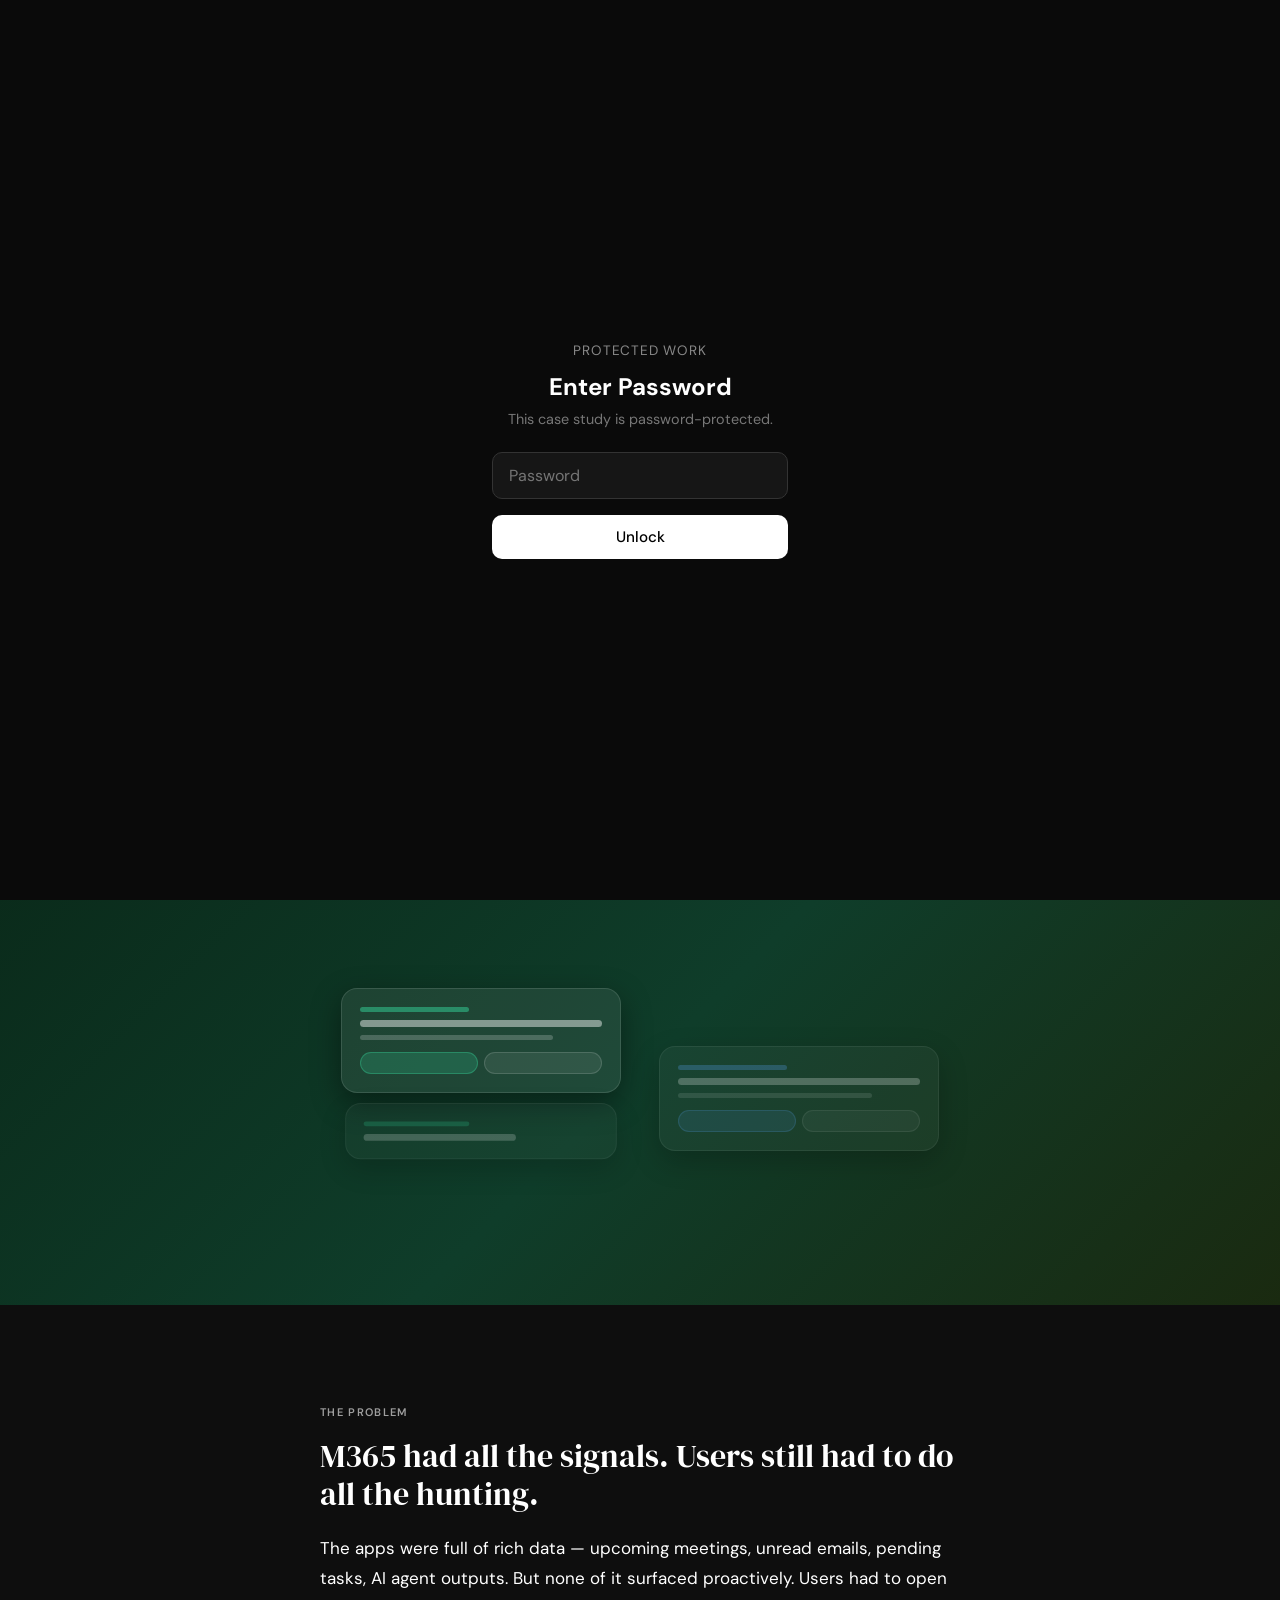
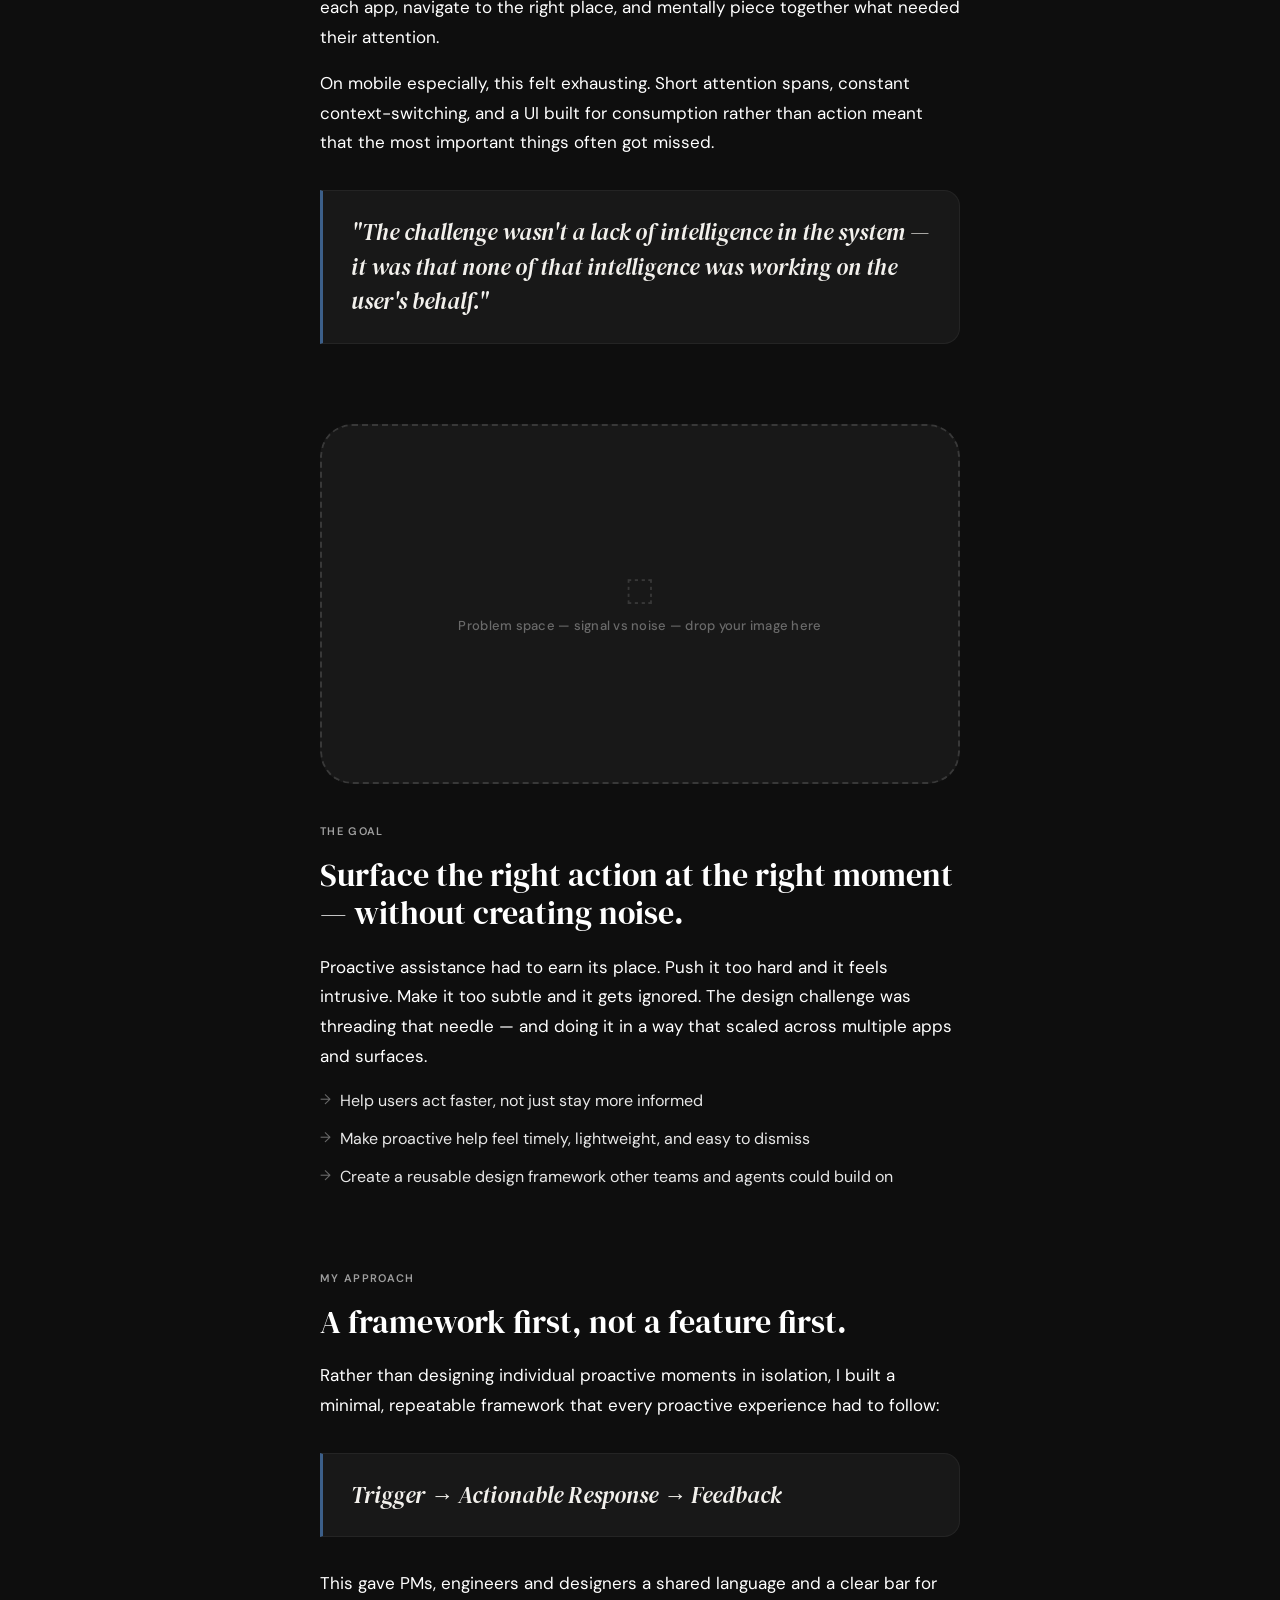
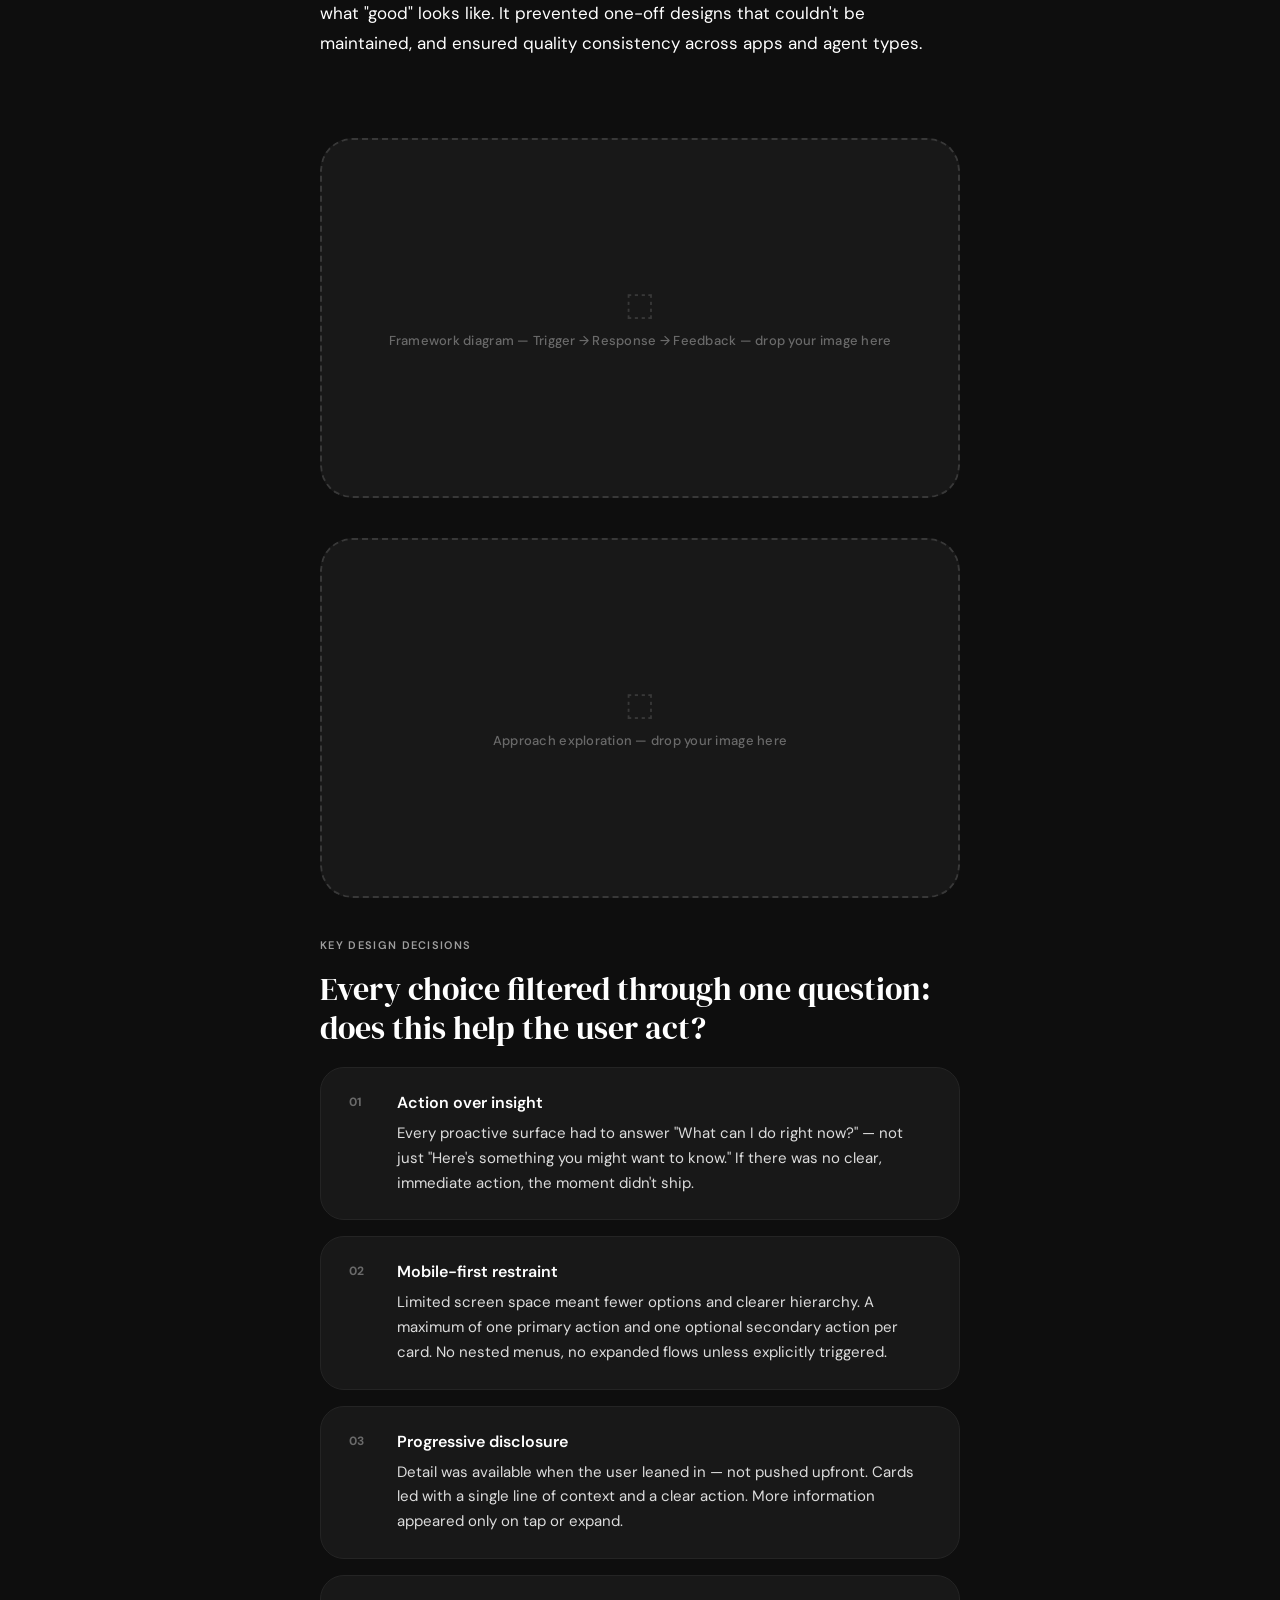
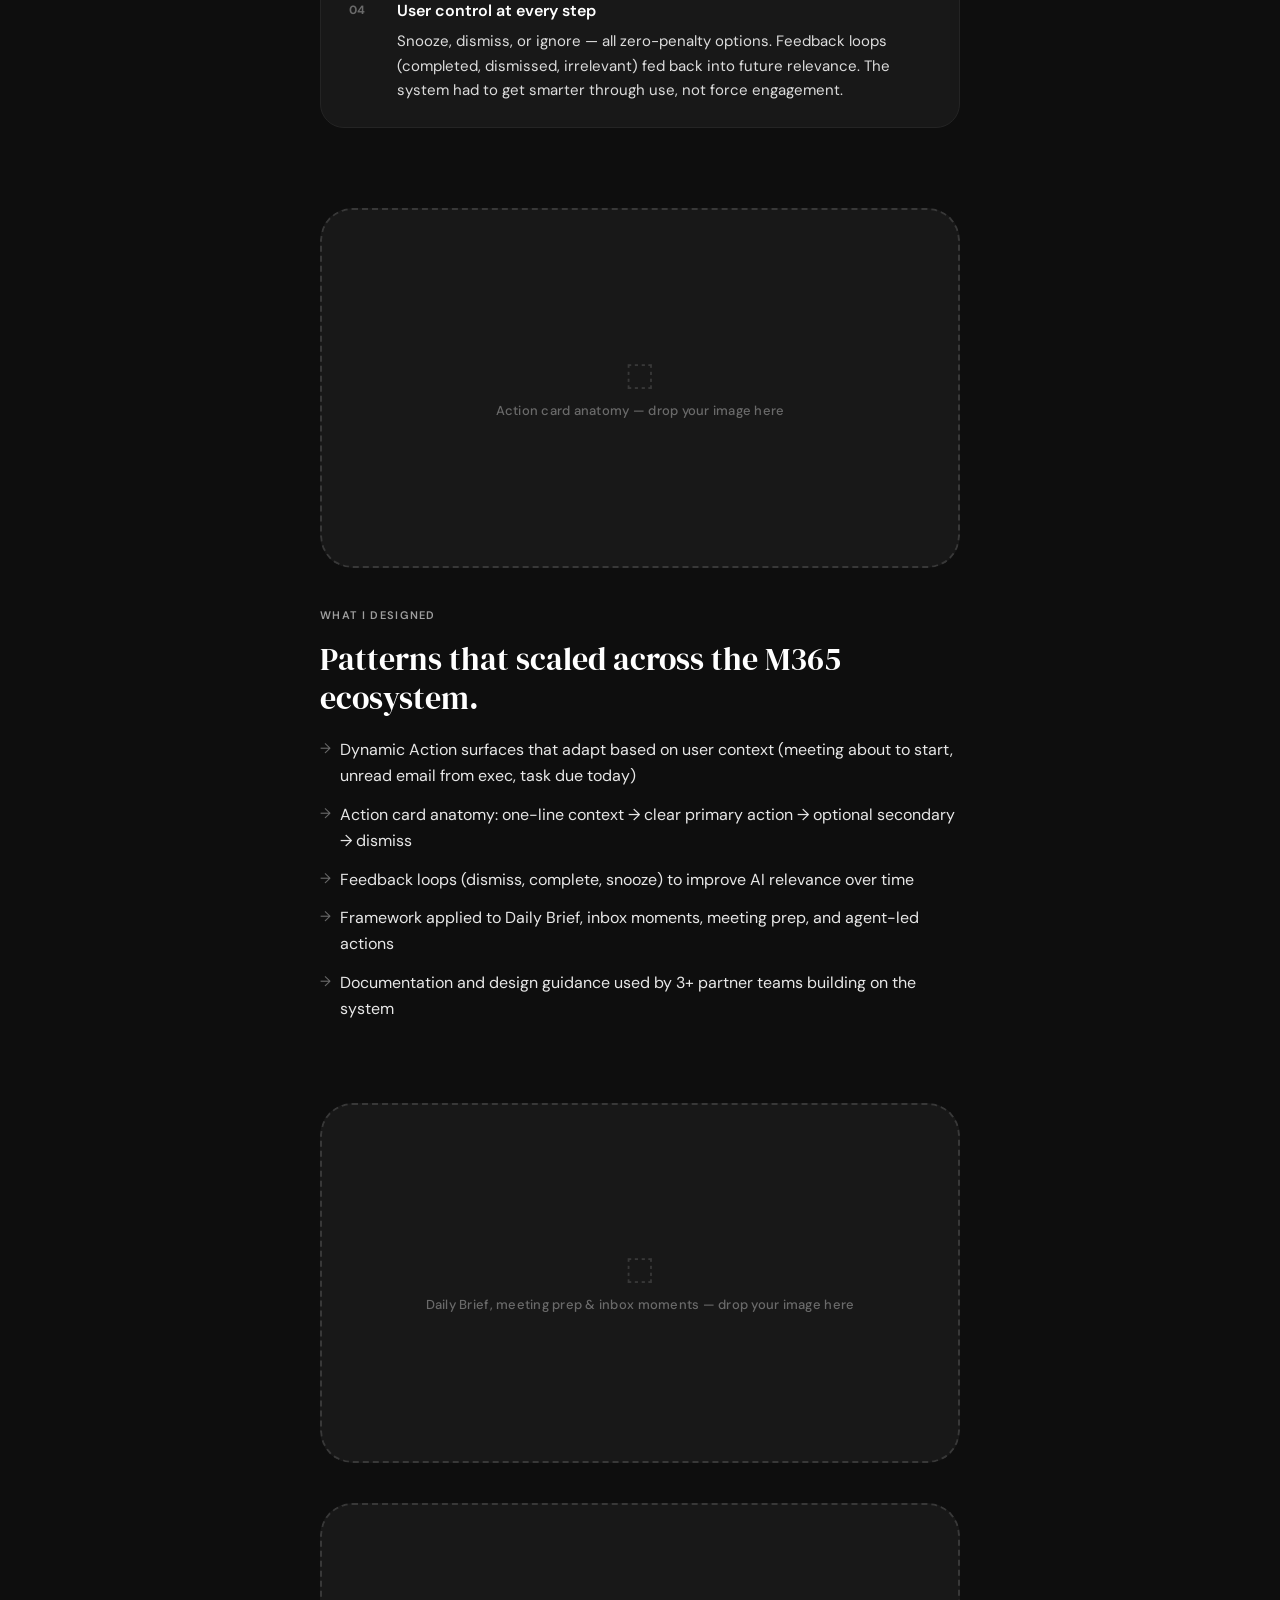
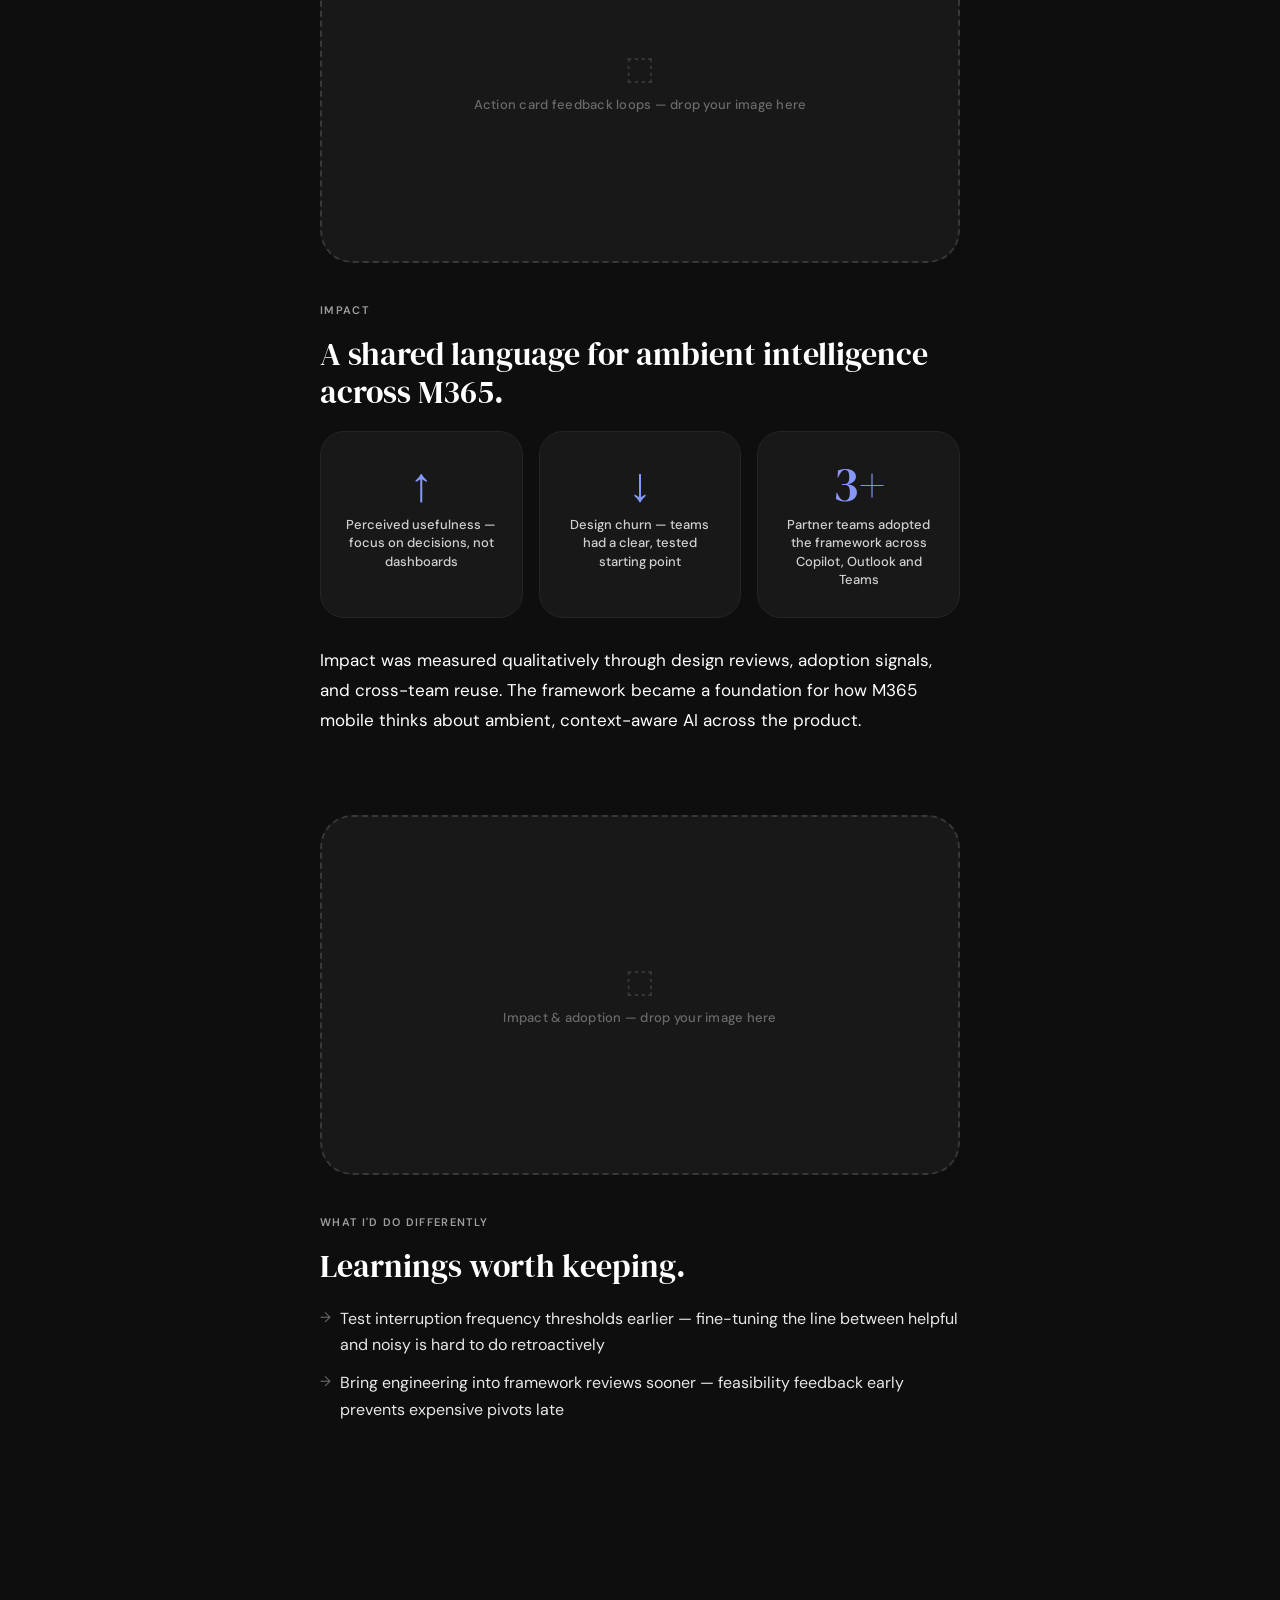
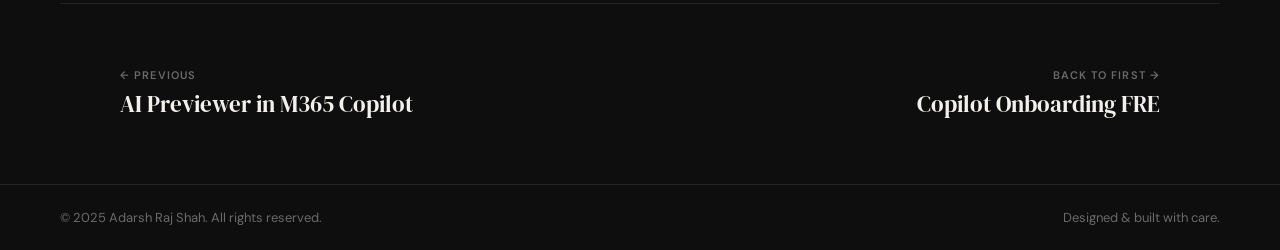
<file: project-3.html>
<!DOCTYPE html>
<html lang="en">
<head>
  <meta charset="UTF-8" />
  <meta name="viewport" content="width=device-width, initial-scale=1.0" />
  <title>Proactive Assistance in M365 Mobile — Adarsh Raj Shah</title>
  <link rel="preconnect" href="https://fonts.googleapis.com" />
  <link rel="preconnect" href="https://fonts.gstatic.com" crossorigin />
  <link href="https://fonts.googleapis.com/css2?family=DM+Sans:ital,opsz,wght@0,9..40,300;0,9..40,400;0,9..40,500;0,9..40,600;1,9..40,300;1,9..40,400&family=DM+Serif+Display:ital@0;1&display=swap" rel="stylesheet" />
  <link rel="stylesheet" href="style.css" />
</head>
<body class="project-page">

  <!-- PASSWORD GATE -->
  <div id="passwordGate" style="position:fixed;inset:0;z-index:99999;background:#0a0a0a;display:flex;align-items:center;justify-content:center;font-family:'DM Sans',sans-serif;">
    <div style="text-align:center;max-width:360px;padding:2rem;">
      <div style="font-size:.85rem;color:#888;margin-bottom:.75rem;letter-spacing:.06em;text-transform:uppercase;">Protected Work</div>
      <h2 style="color:#fff;font-size:1.5rem;margin:0 0 .5rem;">Enter Password</h2>
      <p style="color:#777;font-size:.9rem;margin:0 0 1.5rem;">This case study is password-protected.</p>
      <input id="pwInput" type="password" placeholder="Password" autocomplete="off" style="width:100%;padding:.75rem 1rem;border:1px solid #333;border-radius:10px;background:#161616;color:#fff;font-size:1rem;outline:none;box-sizing:border-box;font-family:inherit;" />
      <div id="pwError" style="color:#f87171;font-size:.8rem;margin-top:.5rem;display:none;">Incorrect password. Try again.</div>
      <button id="pwSubmit" style="margin-top:1rem;padding:.75rem 2rem;background:#fff;color:#000;border:none;border-radius:10px;font-size:.95rem;cursor:pointer;font-family:inherit;font-weight:500;width:100%;">Unlock</button>
    </div>
  </div>
  <script>
  (function(){
    var KEY='pf_unlocked';
    if(sessionStorage.getItem(KEY)==='true'){document.getElementById('passwordGate').style.display='none';return;}
    var inp=document.getElementById('pwInput'),btn=document.getElementById('pwSubmit'),err=document.getElementById('pwError');
    function tryUnlock(){if(inp.value==='project123'){sessionStorage.setItem(KEY,'true');document.getElementById('passwordGate').style.display='none';}else{err.style.display='block';inp.value='';}}
    btn.addEventListener('click',tryUnlock);
    inp.addEventListener('keydown',function(e){if(e.key==='Enter')tryUnlock();});
  })();
  </script>

  <!-- BACK NAV -->
  <nav class="back-nav" id="backNav">
    <a href="index.html" class="back-link">
      <span class="back-link-arrow">←</span> Back to Work
    </a>
    <a href="index.html" class="back-nav-logo">Adarsh.</a>
  </nav>

  <!-- HERO -->
  <section class="proj-hero">
    <div class="proj-hero-content">
      <div class="proj-hero-tags">
        <span class="proj-tag proj-tag--accent">AI Design</span>
        <span class="proj-tag">Systems Design</span>
        <span class="proj-tag">Copilot · Outlook · Teams</span>
        <span class="proj-tag">2024</span>
      </div>
      <h1 class="proj-hero-title">Proactive Assistance in M365 Mobile</h1>
      <p class="proj-hero-sub">Building a scalable UX framework for AI-driven nudges across Copilot, Outlook and Teams — shifting M365 mobile from a reactive information system to one that anticipates what you need next.</p>
      <div class="proj-hero-meta">
        <div class="proj-meta-item">
          <div class="proj-meta-label">Role</div>
          <div class="proj-meta-value">Senior Product Designer</div>
        </div>
        <div class="proj-meta-item">
          <div class="proj-meta-label">Platform</div>
          <div class="proj-meta-value">M365 Copilot · Outlook · Teams Mobile</div>
        </div>
        <div class="proj-meta-item">
          <div class="proj-meta-label">Scope</div>
          <div class="proj-meta-value">UX Framework · Flows · End-to-End Ownership</div>
        </div>
        <div class="proj-meta-item">
          <div class="proj-meta-label">Team</div>
          <div class="proj-meta-value">PM · Engineering · Data · Design</div>
        </div>
      </div>
    </div>

    <!-- Visual banner -->
    <div class="proj-banner proj-bg-3">
      <div class="proj-banner-inner">
        <div class="proj-banner-pa">
          <div class="pbpa-card">
            <div class="pbpa-ey"></div>
            <div class="pbpa-t"></div>
            <div class="pbpa-s"></div>
            <div class="pbpa-actions">
              <div class="pbpa-btn pbpa-btn--p"></div>
              <div class="pbpa-btn"></div>
            </div>
          </div>
          <div class="pbpa-card pbpa-card--dim">
            <div class="pbpa-ey"></div>
            <div class="pbpa-t pbpa-t--s"></div>
          </div>
        </div>
        <div class="proj-banner-pa" style="transform: translateY(24px); opacity: 0.55;">
          <div class="pbpa-card">
            <div class="pbpa-ey" style="background: rgba(96,165,250,0.5);"></div>
            <div class="pbpa-t"></div>
            <div class="pbpa-s"></div>
            <div class="pbpa-actions">
              <div class="pbpa-btn" style="background: rgba(96,165,250,0.2); border-color: rgba(96,165,250,0.35);"></div>
              <div class="pbpa-btn"></div>
            </div>
          </div>
        </div>
      </div>
    </div>
  </section>

  <!-- BODY -->
  <div class="proj-body">

    <div class="proj-section reveal">
      <span class="proj-section-label">The Problem</span>
      <h2>M365 had all the signals. Users still had to do all the hunting.</h2>
      <p>The apps were full of rich data — upcoming meetings, unread emails, pending tasks, AI agent outputs. But none of it surfaced proactively. Users had to open each app, navigate to the right place, and mentally piece together what needed their attention.</p>
      <p>On mobile especially, this felt exhausting. Short attention spans, constant context-switching, and a UI built for consumption rather than action meant that the most important things often got missed.</p>
      <div class="proj-callout">
        <p>"The challenge wasn't a lack of intelligence in the system — it was that none of that intelligence was working on the user's behalf."</p>
      </div>
    </div>

    <div class="proj-img-box reveal">
      <div class="proj-img-ph">
        <div class="proj-img-ph-icon">⬚</div>
        <span>Problem space — signal vs noise — drop your image here</span>
      </div>
    </div>

    <div class="proj-section reveal">
      <span class="proj-section-label">The Goal</span>
      <h2>Surface the right action at the right moment — without creating noise.</h2>
      <p>Proactive assistance had to earn its place. Push it too hard and it feels intrusive. Make it too subtle and it gets ignored. The design challenge was threading that needle — and doing it in a way that scaled across multiple apps and surfaces.</p>
      <ul class="proj-list">
        <li>Help users act faster, not just stay more informed</li>
        <li>Make proactive help feel timely, lightweight, and easy to dismiss</li>
        <li>Create a reusable design framework other teams and agents could build on</li>
      </ul>
    </div>

    <div class="proj-section reveal">
      <span class="proj-section-label">My Approach</span>
      <h2>A framework first, not a feature first.</h2>
      <p>Rather than designing individual proactive moments in isolation, I built a minimal, repeatable framework that every proactive experience had to follow:</p>
      <div class="proj-callout">
        <p>Trigger → Actionable Response → Feedback</p>
      </div>
      <p>This gave PMs, engineers and designers a shared language and a clear bar for what "good" looks like. It prevented one-off designs that couldn't be maintained, and ensured quality consistency across apps and agent types.</p>
    </div>

    <div class="proj-img-box reveal">
      <div class="proj-img-ph">
        <div class="proj-img-ph-icon">⬚</div>
        <span>Framework diagram — Trigger → Response → Feedback — drop your image here</span>
      </div>
    </div>

    <div class="proj-img-box reveal">
      <div class="proj-img-ph">
        <div class="proj-img-ph-icon">⬚</div>
        <span>Approach exploration — drop your image here</span>
      </div>
    </div>

    <div class="proj-section reveal">
      <span class="proj-section-label">Key Design Decisions</span>
      <h2>Every choice filtered through one question: does this help the user act?</h2>
      <div class="proj-decisions">
        <div class="proj-decision">
          <div class="proj-decision-num">01</div>
          <div>
            <h3>Action over insight</h3>
            <p>Every proactive surface had to answer "What can I do right now?" — not just "Here's something you might want to know." If there was no clear, immediate action, the moment didn't ship.</p>
          </div>
        </div>
        <div class="proj-decision">
          <div class="proj-decision-num">02</div>
          <div>
            <h3>Mobile-first restraint</h3>
            <p>Limited screen space meant fewer options and clearer hierarchy. A maximum of one primary action and one optional secondary action per card. No nested menus, no expanded flows unless explicitly triggered.</p>
          </div>
        </div>
        <div class="proj-decision">
          <div class="proj-decision-num">03</div>
          <div>
            <h3>Progressive disclosure</h3>
            <p>Detail was available when the user leaned in — not pushed upfront. Cards led with a single line of context and a clear action. More information appeared only on tap or expand.</p>
          </div>
        </div>
        <div class="proj-decision">
          <div class="proj-decision-num">04</div>
          <div>
            <h3>User control at every step</h3>
            <p>Snooze, dismiss, or ignore — all zero-penalty options. Feedback loops (completed, dismissed, irrelevant) fed back into future relevance. The system had to get smarter through use, not force engagement.</p>
          </div>
        </div>
      </div>
    </div>

    <div class="proj-img-box reveal">
      <div class="proj-img-ph">
        <div class="proj-img-ph-icon">⬚</div>
        <span>Action card anatomy — drop your image here</span>
      </div>
    </div>

    <div class="proj-section reveal">
      <span class="proj-section-label">What I Designed</span>
      <h2>Patterns that scaled across the M365 ecosystem.</h2>
      <ul class="proj-list">
        <li>Dynamic Action surfaces that adapt based on user context (meeting about to start, unread email from exec, task due today)</li>
        <li>Action card anatomy: one-line context → clear primary action → optional secondary → dismiss</li>
        <li>Feedback loops (dismiss, complete, snooze) to improve AI relevance over time</li>
        <li>Framework applied to Daily Brief, inbox moments, meeting prep, and agent-led actions</li>
        <li>Documentation and design guidance used by 3+ partner teams building on the system</li>
      </ul>
    </div>

    <div class="proj-img-box reveal">
      <div class="proj-img-ph">
        <div class="proj-img-ph-icon">⬚</div>
        <span>Daily Brief, meeting prep & inbox moments — drop your image here</span>
      </div>
    </div>

    <div class="proj-img-box reveal">
      <div class="proj-img-ph">
        <div class="proj-img-ph-icon">⬚</div>
        <span>Action card feedback loops — drop your image here</span>
      </div>
    </div>

    <div class="proj-section reveal">
      <span class="proj-section-label">Impact</span>
      <h2>A shared language for ambient intelligence across M365.</h2>
      <div class="proj-impact-stats">
        <div class="proj-impact-stat">
          <div class="proj-impact-num">↑</div>
          <div class="proj-impact-label">Perceived usefulness — focus on decisions, not dashboards</div>
        </div>
        <div class="proj-impact-stat">
          <div class="proj-impact-num">↓</div>
          <div class="proj-impact-label">Design churn — teams had a clear, tested starting point</div>
        </div>
        <div class="proj-impact-stat">
          <div class="proj-impact-num">3+</div>
          <div class="proj-impact-label">Partner teams adopted the framework across Copilot, Outlook and Teams</div>
        </div>
      </div>
      <p style="margin-top:28px;">Impact was measured qualitatively through design reviews, adoption signals, and cross-team reuse. The framework became a foundation for how M365 mobile thinks about ambient, context-aware AI across the product.</p>
    </div>

    <div class="proj-img-box reveal">
      <div class="proj-img-ph">
        <div class="proj-img-ph-icon">⬚</div>
        <span>Impact & adoption — drop your image here</span>
      </div>
    </div>

    <div class="proj-section reveal">
      <span class="proj-section-label">What I'd Do Differently</span>
      <h2>Learnings worth keeping.</h2>
      <ul class="proj-list">
        <li>Test interruption frequency thresholds earlier — fine-tuning the line between helpful and noisy is hard to do retroactively</li>
        <li>Bring engineering into framework reviews sooner — feasibility feedback early prevents expensive pivots late</li>
      </ul>
    </div>

  </div>

  <!-- PROJECT NAV -->
  <div class="proj-nav">
    <a href="project-2.html" class="proj-nav-link">
      <span class="proj-nav-dir">← Previous</span>
      <span class="proj-nav-title">AI Previewer in M365 Copilot</span>
    </a>
    <a href="project-1.html" class="proj-nav-link proj-nav-link--next">
      <span class="proj-nav-dir">Back to First →</span>
      <span class="proj-nav-title">Copilot Onboarding FRE</span>
    </a>
  </div>

  <!-- FOOTER -->
  <footer class="footer">
    <div class="footer-left">© 2025 Adarsh Raj Shah. All rights reserved.</div>
    <div class="footer-right">Designed &amp; built with care.</div>
  </footer>

  <script src="main.js"></script>
  <script>
    const nav = document.getElementById('backNav');
    window.addEventListener('scroll', () => {
      nav.classList.toggle('scrolled', window.scrollY > 20);
    }, { passive: true });
  </script>
</body>
</html>
</file>
<file: style.css>
/* =============================================
   RESET & BASE
   ============================================= */
*, *::before, *::after {
  box-sizing: border-box;
  margin: 0;
  padding: 0;
}

:root {
  --black: #f2f0ec;        /* inverted: light text */
  --white: #0e0e0e;        /* inverted: dark bg */
  --gray-100: #181818;     /* surface */
  --gray-200: #242424;     /* border / divider */
  --gray-300: #383838;     /* stronger border */
  --gray-400: #6a6a6a;     /* muted text */
  --gray-600: #999690;     /* secondary text */
  --gray-800: #d4d1cb;     /* light hover */

  --font-sans: 'DM Sans', system-ui, sans-serif;
  --font-serif: 'DM Serif Display', Georgia, serif;

  --radius-sm: 8px;
  --radius-md: 16px;
  --radius-lg: 24px;
  --radius-xl: 32px;

  --nav-height: 72px;
  --section-padding: clamp(80px, 10vw, 140px);
  --container: 1160px;
}

html { scroll-behavior: smooth; }

body {
  font-family: var(--font-sans);
  background-color: var(--white);
  background-image: radial-gradient(circle, rgba(255,255,255,0.12) 1px, transparent 1px);
  background-size: 24px 24px;
  color: var(--black);
  -webkit-font-smoothing: antialiased;
  -moz-osx-font-smoothing: grayscale;
  overflow-x: hidden;
}

a { color: inherit; text-decoration: none; }
img { display: block; max-width: 100%; }

/* =============================================
   LAYOUT HELPERS
   ============================================= */
.container {
  max-width: var(--container);
  margin: 0 auto;
  padding: 0 clamp(20px, 5vw, 60px);
}

.section-label {
  display: inline-block;
  font-size: 11px;
  font-weight: 600;
  letter-spacing: 0.12em;
  text-transform: uppercase;
  color: var(--gray-600);
  margin-bottom: 16px;
}

.section-header {
  max-width: var(--container);
  margin: 0 auto clamp(48px, 6vw, 72px);
  padding: 0 clamp(20px, 5vw, 60px);
}

.section-title {
  font-family: var(--font-serif);
  font-size: clamp(32px, 4vw, 52px);
  font-weight: 400;
  line-height: 1.1;
  color: var(--black);
}

/* =============================================
   NAV
   ============================================= */
.nav {
  position: fixed;
  top: 0; left: 0; right: 0;
  height: var(--nav-height);
  display: flex;
  align-items: center;
  justify-content: space-between;
  padding: 0 clamp(20px, 5vw, 60px);
  z-index: 100;
  border-bottom: 1px solid transparent;
  transition: background 0.3s, border-color 0.3s;
}

.nav.scrolled {
  background: rgba(14,14,14,0.88);
  backdrop-filter: blur(20px);
  -webkit-backdrop-filter: blur(20px);
  border-bottom-color: var(--gray-200);
}

.nav-logo {
  font-family: var(--font-serif);
  font-size: 22px;
  font-weight: 400;
  letter-spacing: -0.01em;
  color: var(--black);
}

.nav-links {
  display: flex;
  align-items: center;
  gap: 36px;
}

.nav-links a {
  font-size: 14px;
  font-weight: 500;
  color: var(--gray-400);
  transition: color 0.2s;
}

.nav-links a:hover { color: var(--black); }

.nav-resume {
  font-size: 14px;
  font-weight: 600;
  color: var(--white) !important;
  background: var(--black);
  padding: 8px 18px;
  border-radius: 100px;
  border: 1px solid var(--gray-300);
  transition: background 0.2s, border-color 0.2s, transform 0.2s !important;
}

.nav-resume:hover {
  background: var(--gray-800) !important;
  border-color: var(--gray-800);
  transform: translateY(-1px);
}

.nav-toggle {
  display: none;
  flex-direction: column;
  gap: 5px;
  background: none;
  border: none;
  cursor: pointer;
  padding: 4px;
}

.nav-toggle span {
  display: block;
  width: 24px;
  height: 2px;
  background: var(--black);
  border-radius: 2px;
  transition: transform 0.3s, opacity 0.3s;
}

.nav-toggle.open span:first-child { transform: translateY(7px) rotate(45deg); }
.nav-toggle.open span:last-child  { transform: translateY(-7px) rotate(-45deg); }

/* Mobile menu */
.mobile-menu {
  position: fixed;
  top: var(--nav-height);
  left: 0; right: 0;
  background: var(--white);
  border-bottom: 1px solid var(--gray-200);
  display: flex;
  flex-direction: column;
  padding: 24px clamp(20px, 5vw, 60px);
  gap: 24px;
  z-index: 99;
  transform: translateY(-100%);
  opacity: 0;
  pointer-events: none;
  transition: transform 0.35s cubic-bezier(0.4,0,0.2,1), opacity 0.3s;
}

.mobile-menu.open {
  transform: translateY(0);
  opacity: 1;
  pointer-events: all;
}

.mobile-link {
  font-size: 18px;
  font-weight: 500;
  color: var(--black);
  padding-bottom: 20px;
  border-bottom: 1px solid var(--gray-200);
}

.mobile-link:last-child { border-bottom: none; padding-bottom: 0; }

.mobile-link--resume {
  color: var(--black);
  font-weight: 700;
}

/* =============================================
   BUTTONS
   ============================================= */
.btn {
  display: inline-flex;
  align-items: center;
  gap: 8px;
  padding: 14px 28px;
  border-radius: 100px;
  font-family: var(--font-sans);
  font-size: 14px;
  font-weight: 600;
  letter-spacing: 0.01em;
  transition: all 0.2s;
  cursor: pointer;
  white-space: nowrap;
}

.btn-primary {
  background: var(--black);
  color: var(--white);
  border: 2px solid var(--black);
}

.btn-primary:hover {
  background: var(--gray-800);
  border-color: var(--gray-800);
  color: var(--white);
  transform: translateY(-1px);
  box-shadow: 0 8px 24px rgba(0,0,0,0.4);
}

.btn-ghost {
  background: transparent;
  color: var(--black);
  border: 2px solid var(--gray-300);
}

.btn-ghost:hover {
  border-color: var(--black);
  transform: translateY(-1px);
}

.btn-large {
  padding: 18px 40px;
  font-size: 16px;
}

/* =============================================
   HERO
   ============================================= */
.hero {
  min-height: 100svh;
  display: flex;
  flex-direction: column;
  justify-content: center;
  padding-top: var(--nav-height);
  overflow: hidden;
}

.hero-content {
  max-width: var(--container);
  margin: 0 auto;
  padding: clamp(60px, 8vw, 100px) clamp(20px, 5vw, 60px) clamp(40px, 5vw, 60px);
  width: 100%;
}

.hero-tag {
  display: inline-flex;
  align-items: center;
  gap: 8px;
  font-size: 12px;
  font-weight: 600;
  letter-spacing: 0.08em;
  text-transform: uppercase;
  color: var(--gray-600);
  background: var(--gray-100);
  border: 1px solid var(--gray-200);
  padding: 8px 16px;
  border-radius: 100px;
  margin-bottom: 32px;
}

.hero-tag::before {
  content: '';
  display: block;
  width: 6px;
  height: 6px;
  border-radius: 50%;
  background: #4caf83;
  flex-shrink: 0;
}

.hero-title {
  font-family: var(--font-serif);
  font-size: clamp(44px, 6.5vw, 96px);
  font-weight: 400;
  line-height: 1.02;
  letter-spacing: -0.02em;
  color: var(--black);
  margin-bottom: 28px;
  max-width: 16ch;
}

.hero-title em {
  font-style: italic;
  color: var(--gray-400);
}

.hero-title-regular {
  font-weight: 400;
}

.hero-title-muted {
  font-style: normal;
  color: var(--gray-400);
}

.gradient-text {
  font-style: normal;
  background: linear-gradient(90deg, #6d28d9, #9333ea, #ec4899, #f97316, #ca8a04, #6d28d9);
  background-size: 300% 100%;
  -webkit-background-clip: text;
  -webkit-text-fill-color: transparent;
  background-clip: text;
  animation: gradientShift 7s ease infinite;
}

@keyframes gradientShift {
  0%   { background-position: 0% 50%; }
  50%  { background-position: 100% 50%; }
  100% { background-position: 0% 50%; }
}

.hero-sub {
  font-size: clamp(16px, 1.6vw, 20px);
  font-weight: 400;
  color: var(--gray-600);
  max-width: 44ch;
  line-height: 1.65;
  margin-bottom: 44px;
}

.hero-cta {
  display: flex;
  gap: 12px;
  flex-wrap: wrap;
}


/* =============================================
   WORK / PROJECTS
   ============================================= */
.work {
  padding: var(--section-padding) 0;
  background: var(--white);
}

/* ---- Microsoft Journey Banner ---- */
.msft-banner-wrap {
  max-width: var(--container);
  margin: 0 auto clamp(48px, 6vw, 72px);
  padding: 0 clamp(20px, 5vw, 60px);
}

.msft-banner {
  position: relative;
  overflow: hidden;
  background: var(--gray-100);
  border: 1px solid var(--gray-200);
  border-radius: var(--radius-xl);
  padding: clamp(24px, 3vw, 36px) clamp(32px, 5vw, 64px);
  display: grid;
  grid-template-columns: 1fr 200px;
  gap: 32px;
  align-items: center;
}

.msft-orb {
  position: absolute;
  border-radius: 50%;
  filter: blur(80px);
  pointer-events: none;
}
.msft-orb--1 {
  width: 360px; height: 360px;
  background: rgba(109,40,217,0.18);
  top: -120px; right: 160px;
}
.msft-orb--2 {
  width: 220px; height: 220px;
  background: rgba(236,72,153,0.12);
  bottom: -80px; right: 20px;
}

.msft-banner-tag {
  display: inline-flex;
  align-items: center;
  gap: 8px;
  font-size: 11px;
  font-weight: 600;
  letter-spacing: 0.1em;
  text-transform: uppercase;
  color: var(--gray-600);
  margin-bottom: 12px;
}
.msft-tag-dot {
  width: 6px; height: 6px;
  border-radius: 50%;
  background: linear-gradient(135deg, #a78bfa, #ec4899);
  flex-shrink: 0;
}

.msft-banner-title {
  font-family: var(--font-serif);
  font-size: clamp(24px, 3vw, 40px);
  font-weight: 400;
  line-height: 1.15;
  color: var(--black);
  margin-bottom: 10px;
}
.msft-banner-title em {
  font-style: italic;
  background: linear-gradient(90deg, #a78bfa, #ec4899, #f97316);
  -webkit-background-clip: text;
  -webkit-text-fill-color: transparent;
  background-clip: text;
}

.msft-banner-desc {
  font-size: 14px;
  color: var(--gray-600);
  line-height: 1.5;
  max-width: 48ch;
  margin-bottom: 20px;
}

.msft-banner-cta {
  display: inline-flex;
  align-items: center;
  gap: 12px;
  padding: 10px 22px;
  background: linear-gradient(135deg, #6d28d9, #a855f7);
  color: #fff;
  border: none;
  border-radius: 100px;
  font-family: var(--font-sans);
  font-size: 14px;
  font-weight: 600;
  cursor: pointer;
  transition: transform 0.2s, box-shadow 0.2s;
}
.msft-banner-cta:hover {
  transform: translateY(-2px);
  box-shadow: 0 10px 36px rgba(109,40,217,0.45);
}
.msft-cta-play {
  width: 28px; height: 28px;
  border-radius: 50%;
  background: rgba(255,255,255,0.2);
  display: flex;
  align-items: center;
  justify-content: center;
  flex-shrink: 0;
}

/* Stacked card deck */
.msft-banner-right {
  position: relative;
  height: 200px;
}
.msft-card-stack {
  position: relative;
  width: 100%;
  height: 100%;
}
.msft-sc {
  position: absolute;
  width: 160px; height: 220px;
  border-radius: 20px;
  top: 50%; left: 50%;
}
.msft-sc--4 {
  background: linear-gradient(160deg, #1a0a4a, #0e1040);
  border: 1px solid rgba(167,139,250,0.12);
  transform: translate(-50%, -50%) rotate(-14deg) translateY(24px);
  opacity: 0.35;
}
.msft-sc--3 {
  background: linear-gradient(160deg, #200a60, #3a1070);
  border: 1px solid rgba(167,139,250,0.18);
  transform: translate(-50%, -50%) rotate(-7deg) translateY(12px);
  opacity: 0.55;
}
.msft-sc--2 {
  background: linear-gradient(160deg, #180830, #3a0a60);
  border: 1px solid rgba(232,121,249,0.2);
  transform: translate(-50%, -50%) rotate(4deg) translateY(4px);
  opacity: 0.75;
}
.msft-sc--1 {
  background: linear-gradient(160deg, #200a50, #3a1070);
  border: 1px solid rgba(167,139,250,0.3);
  transform: translate(-50%, -50%) rotate(-2deg);
  display: flex;
  flex-direction: column;
  justify-content: flex-end;
  padding: 20px 18px;
  box-shadow: 0 24px 60px rgba(0,0,0,0.5);
}
.msft-sc-year {
  font-size: 10px;
  font-weight: 700;
  letter-spacing: 0.12em;
  text-transform: uppercase;
  color: rgba(167,139,250,0.7);
  font-family: var(--font-sans);
  margin-bottom: 6px;
}
.msft-sc-label {
  font-family: var(--font-serif);
  font-size: 16px;
  color: rgba(255,255,255,0.85);
  line-height: 1.2;
}

/* ---- Story Viewer Modal ---- */
.story-viewer {
  position: fixed;
  inset: 0;
  z-index: 1000;
  background: rgba(0,0,0,0.9);
  display: flex;
  align-items: center;
  justify-content: center;
  opacity: 0;
  pointer-events: none;
  transition: opacity 0.3s ease;
}
.story-viewer.is-open {
  opacity: 1;
  pointer-events: all;
}

.sv-wrap {
  position: relative;
  width: 420px;
  height: 88vh;
  max-height: 820px;
  border-radius: 22px;
  overflow: hidden;
  background: #0a0520;
  box-shadow: 0 40px 100px rgba(0,0,0,0.8);
}

/* Progress bars */
.sv-progress-row {
  position: absolute;
  top: 0; left: 0; right: 0;
  padding: 14px 12px 0;
  display: flex;
  gap: 4px;
  z-index: 10;
}
.sv-bar {
  flex: 1;
  height: 3px;
  background: rgba(255,255,255,0.25);
  border-radius: 2px;
  overflow: hidden;
}
.sv-fill {
  height: 100%;
  width: 0%;
  background: #fff;
  border-radius: 2px;
}

/* Header */
.sv-top-bar {
  position: absolute;
  top: 26px; left: 0; right: 0;
  padding: 0 16px;
  display: flex;
  align-items: center;
  justify-content: space-between;
  z-index: 10;
}
.sv-brand {
  display: flex;
  align-items: center;
  gap: 10px;
}
.sv-brand-m {
  width: 30px; height: 30px;
  border-radius: 8px;
  background: linear-gradient(135deg, #a78bfa, #60a5fa);
  display: flex;
  align-items: center;
  justify-content: center;
  font-size: 14px;
  font-weight: 800;
  font-family: var(--font-sans);
  color: #fff;
}
.sv-brand span {
  font-size: 13px;
  font-weight: 600;
  color: rgba(255,255,255,0.88);
  font-family: var(--font-sans);
}
.sv-close-btn {
  width: 32px; height: 32px;
  border-radius: 50%;
  background: rgba(255,255,255,0.12);
  border: none;
  cursor: pointer;
  display: flex;
  align-items: center;
  justify-content: center;
  color: rgba(255,255,255,0.8);
  transition: background 0.2s;
}
.sv-close-btn:hover { background: rgba(255,255,255,0.22); }

/* Slide area */
.sv-slide-area {
  width: 100%;
  height: 100%;
  position: relative;
}
.sv-slide {
  position: absolute;
  inset: 0;
  opacity: 0;
  transition: opacity 0.35s ease;
}
.sv-slide.is-active {
  opacity: 1;
  z-index: 1;
}

/* Big ghost year in bg */
.sv-bg-year {
  position: absolute;
  top: 38%;
  left: 50%;
  transform: translate(-50%, -50%);
  font-family: var(--font-serif);
  font-size: 130px;
  font-weight: 400;
  color: rgba(255,255,255,0.04);
  white-space: nowrap;
  pointer-events: none;
  letter-spacing: -0.04em;
  user-select: none;
  line-height: 1;
}

/* Gradient overlay for text legibility */
.sv-slide::after {
  content: '';
  position: absolute;
  bottom: 0; left: 0; right: 0;
  height: 70%;
  background: linear-gradient(to top, rgba(0,0,0,0.72) 0%, transparent 100%);
  pointer-events: none;
}

/* Slide content */
.sv-slide-inner {
  position: absolute;
  bottom: 0; left: 0; right: 0;
  padding: 32px 28px 44px;
  z-index: 2;
}
.sv-slide-num {
  display: inline-flex;
  align-items: center;
  gap: 8px;
  font-size: 11px;
  font-weight: 600;
  letter-spacing: 0.1em;
  text-transform: uppercase;
  color: rgba(255,255,255,0.55);
  font-family: var(--font-sans);
  margin-bottom: 14px;
}
.sv-dot {
  width: 6px; height: 6px;
  border-radius: 50%;
  flex-shrink: 0;
}
.sv-slide-year {
  font-family: var(--font-sans);
  font-size: 12px;
  font-weight: 700;
  letter-spacing: 0.1em;
  color: rgba(255,255,255,0.45);
  text-transform: uppercase;
  margin-bottom: 10px;
}
.sv-slide-title {
  font-family: var(--font-serif);
  font-size: clamp(26px, 4vw, 38px);
  font-weight: 400;
  color: #fff;
  line-height: 1.15;
  margin-bottom: 14px;
  letter-spacing: -0.01em;
}
.sv-slide-desc {
  font-size: 15px;
  color: rgba(255,255,255,0.68);
  line-height: 1.65;
  font-family: var(--font-sans);
  max-width: 32ch;
}

/* Nav zones */
.sv-nav-btn {
  position: absolute;
  top: 0; bottom: 0;
  width: 45%;
  background: transparent;
  border: none;
  cursor: pointer;
  z-index: 5;
}
.sv-nav-btn--prev { left: 0; }
.sv-nav-btn--next { right: 0; }

@media (max-width: 500px) {
  .sv-wrap {
    width: 100%;
    height: 100svh;
    max-height: none;
    border-radius: 0;
  }
  .story-viewer { background: #000; }
}

.projects-grid {
  max-width: var(--container);
  margin: 0 auto;
  padding: 0 clamp(20px, 5vw, 60px);
  display: grid;
  grid-template-columns: repeat(2, 1fr);
  gap: 16px;
}

.project-card {
  border-radius: var(--radius-xl);
  overflow: hidden;
  background: var(--gray-100);
  border: 1px solid var(--gray-200);
  transition: transform 0.4s cubic-bezier(0.4,0,0.2,1), border-color 0.2s;
  cursor: pointer;
}

.project-card:hover {
  transform: translateY(-6px);
  border-color: var(--gray-300);
}

.project-card--large {
  grid-column: 1 / -1;
}

.project-card--wide {
  grid-column: 1 / -1;
}

.project-image {
  aspect-ratio: 16/10;
  overflow: hidden;
  position: relative;
}

.project-card--large .project-image {
  aspect-ratio: 16/7;
}

.project-image-inner {
  width: 100%;
  height: 100%;
  display: flex;
  align-items: center;
  justify-content: center;
  transition: transform 0.6s cubic-bezier(0.4,0,0.2,1);
}

.project-card:hover .project-image-inner {
  transform: scale(1.03);
}

.project-info {
  padding: clamp(24px, 3vw, 36px);
  display: flex;
  flex-direction: column;
  justify-content: center;
}

.project-meta {
  display: flex;
  justify-content: space-between;
  align-items: center;
  margin-bottom: 16px;
}

.project-category {
  font-size: 11px;
  font-weight: 600;
  letter-spacing: 0.1em;
  text-transform: uppercase;
  color: var(--gray-600);
  background: var(--gray-200);
  padding: 5px 12px;
  border-radius: 100px;
}

.project-year {
  font-size: 13px;
  color: var(--gray-400);
  font-weight: 500;
}

.project-name {
  font-family: var(--font-serif);
  font-size: clamp(22px, 2.4vw, 34px);
  font-weight: 400;
  line-height: 1.15;
  margin-bottom: 14px;
  color: var(--black);
}

.project-desc {
  font-size: 15px;
  color: var(--gray-600);
  line-height: 1.65;
  margin-bottom: 24px;
}

.project-link {
  font-size: 14px;
  font-weight: 600;
  color: var(--black);
  display: inline-flex;
  align-items: center;
  gap: 4px;
  transition: gap 0.2s;
}

.project-link:hover { gap: 10px; }

/* Project card background gradients */
.proj-bg-1 { background: linear-gradient(135deg, #1a1040 0%, #2d1b69 50%, #1e3a5f 100%); }
.proj-bg-2 { background: linear-gradient(135deg, #0f2027 0%, #1a3a4a 50%, #0d3040 100%); }
.proj-bg-3 { background: linear-gradient(135deg, #0a2a1a 0%, #0f3d2a 50%, #1a2a10 100%); }

/* Phone mock (Project 1 — Onboarding) */
.mock-phone {
  width: 140px;
  background: rgba(255,255,255,0.06);
  border: 1px solid rgba(255,255,255,0.15);
  border-radius: 20px;
  padding: 12px 10px;
  box-shadow: 0 20px 60px rgba(0,0,0,0.5);
}
.mock-phone-screen { display: flex; flex-direction: column; gap: 10px; }
.mock-onb-header { display: flex; justify-content: space-between; align-items: center; }
.mock-onb-logo { width: 28px; height: 8px; background: rgba(167,139,250,0.7); border-radius: 4px; }
.mock-onb-step { font-size: 7px; color: rgba(255,255,255,0.4); font-family: var(--font-sans); font-weight: 600; }
.mock-onb-hero { display: flex; flex-direction: column; align-items: center; gap: 6px; padding: 8px 0; }
.mock-onb-icon { width: 32px; height: 32px; border-radius: 10px; background: linear-gradient(135deg, rgba(167,139,250,0.6), rgba(96,165,250,0.6)); }
.mock-onb-title { width: 80%; height: 7px; background: rgba(255,255,255,0.5); border-radius: 4px; }
.mock-onb-sub { width: 65%; height: 5px; background: rgba(255,255,255,0.2); border-radius: 4px; }
.mock-onb-prompts { display: flex; flex-direction: column; gap: 5px; }
.mock-prompt-chip { height: 20px; background: rgba(255,255,255,0.08); border: 1px solid rgba(255,255,255,0.12); border-radius: 8px; }
.mock-prompt-chip--2 { opacity: 0.7; }
.mock-prompt-chip--3 { opacity: 0.5; }
.mock-onb-cta { height: 22px; background: linear-gradient(90deg, rgba(167,139,250,0.7), rgba(96,165,250,0.7)); border-radius: 11px; }

/* Document + DAB mock (Project 2 — Previewer) */
.mock-doc-preview {
  width: 200px;
  background: rgba(255,255,255,0.05);
  border: 1px solid rgba(255,255,255,0.12);
  border-radius: 14px;
  overflow: hidden;
  box-shadow: 0 20px 60px rgba(0,0,0,0.5);
}
.mock-doc-body { padding: 16px 14px 12px; display: flex; flex-direction: column; gap: 7px; }
.mock-doc-line { height: 6px; background: rgba(255,255,255,0.2); border-radius: 3px; }
.mock-doc-line--short { width: 55%; }
.mock-doc-line--med { width: 75%; }
.mock-dab {
  display: flex;
  align-items: center;
  gap: 6px;
  padding: 10px 12px;
  background: rgba(255,255,255,0.07);
  border-top: 1px solid rgba(255,255,255,0.1);
  flex-wrap: wrap;
}
.mock-dab-chip {
  font-size: 9px;
  font-family: var(--font-sans);
  font-weight: 600;
  color: rgba(255,255,255,0.6);
  background: rgba(255,255,255,0.08);
  border: 1px solid rgba(255,255,255,0.14);
  padding: 4px 8px;
  border-radius: 100px;
  white-space: nowrap;
}
.mock-dab-chip--ai {
  color: rgba(96,165,250,0.9);
  border-color: rgba(96,165,250,0.3);
  background: rgba(96,165,250,0.1);
}
.mock-dab-more { font-size: 10px; color: rgba(255,255,255,0.3); margin-left: auto; }

/* Proactive cards mock (Project 3 — Proactive) */
.mock-proactive {
  width: 190px;
  display: flex;
  flex-direction: column;
  gap: 8px;
}
.mock-pa-card {
  background: rgba(255,255,255,0.07);
  border: 1px solid rgba(255,255,255,0.12);
  border-radius: 14px;
  padding: 14px;
  display: flex;
  flex-direction: column;
  gap: 7px;
  box-shadow: 0 10px 30px rgba(0,0,0,0.4);
}
.mock-pa-card--faded { opacity: 0.4; transform: scale(0.97); transform-origin: center top; }
.mock-pa-eyebrow { width: 50%; height: 5px; background: rgba(52,211,153,0.5); border-radius: 3px; }
.mock-pa-title { height: 7px; background: rgba(255,255,255,0.5); border-radius: 4px; }
.mock-pa-title--short { width: 65%; }
.mock-pa-sub { height: 5px; width: 80%; background: rgba(255,255,255,0.2); border-radius: 3px; }
.mock-pa-actions { display: flex; gap: 6px; margin-top: 4px; }
.mock-pa-btn { flex: 1; height: 20px; background: rgba(255,255,255,0.1); border-radius: 100px; border: 1px solid rgba(255,255,255,0.15); }
.mock-pa-btn--primary { background: rgba(52,211,153,0.25); border-color: rgba(52,211,153,0.4); }

/* Mock UI elements */
.mock-ui {
  width: 80%;
  max-width: 320px;
  background: rgba(255,255,255,0.06);
  border: 1px solid rgba(255,255,255,0.1);
  border-radius: var(--radius-md);
  padding: 20px;
  box-shadow: 0 8px 40px rgba(0,0,0,0.5);
  backdrop-filter: blur(8px);
}

.mock-ui--1 { display: flex; flex-direction: column; gap: 12px; }
.mock-bar   { height: 8px; background: rgba(255,255,255,0.15); border-radius: 4px; width: 60%; }
.mock-block { height: 40px; background: rgba(255,255,255,0.1); border-radius: 8px; }
.mock-row   { display: flex; gap: 8px; }
.mock-pill  { height: 24px; flex: 1; background: rgba(255,255,255,0.12); border-radius: 100px; }
.mock-pill--sm { flex: 0.6; }
.mock-card  { height: 60px; background: rgba(255,255,255,0.07); border-radius: 10px; }

.mock-ui--2 { display: flex; align-items: center; gap: 16px; }
.mock-circle { width: 56px; height: 56px; border-radius: 50%; background: rgba(255,255,255,0.18); flex-shrink: 0; }
.mock-lines  { flex: 1; display: flex; flex-direction: column; gap: 8px; }
.mock-line   { height: 10px; background: rgba(255,255,255,0.15); border-radius: 4px; }
.mock-line--short { width: 60%; }

.mock-ui--3 { display: flex; flex-direction: column; gap: 14px; }
.mock-nav-dots { display: flex; gap: 6px; }
.mock-nav-dots span { width: 8px; height: 8px; border-radius: 50%; background: rgba(255,255,255,0.2); }
.mock-hero-text { display: flex; flex-direction: column; gap: 8px; }
.mock-grid  { display: grid; grid-template-columns: 1fr 1fr; gap: 8px; }
.mock-thumb { height: 40px; background: rgba(255,255,255,0.12); border-radius: 8px; }

.mock-ui--4 { display: flex; gap: 12px; width: 88%; max-width: 380px; }
.mock-sidebar { width: 40px; display: flex; flex-direction: column; gap: 8px; }
.mock-menu-item { height: 8px; background: rgba(255,255,255,0.12); border-radius: 4px; }
.mock-menu-item--active { background: rgba(255,255,255,0.35); }
.mock-content { flex: 1; display: flex; flex-direction: column; gap: 10px; }
.mock-stat  { height: 28px; background: rgba(255,255,255,0.1); border-radius: 8px; }
.mock-chart { flex: 1; min-height: 48px; background: rgba(255,255,255,0.07); border-radius: 8px; }

/* =============================================
   ABOUT
   ============================================= */
.about {
  padding: var(--section-padding) 0;
  background: var(--gray-100);
}

.about-inner {
  max-width: var(--container);
  margin: 0 auto;
  padding: 0 clamp(20px, 5vw, 60px);
  display: grid;
  grid-template-columns: 1fr 1fr;
  gap: clamp(40px, 6vw, 80px);
  align-items: center;
}

.about-title {
  font-family: var(--font-serif);
  font-size: clamp(28px, 3.2vw, 48px);
  font-weight: 400;
  line-height: 1.15;
  margin-bottom: 24px;
  margin-top: 12px;
  color: var(--black);
}

.about-text p {
  font-size: 16px;
  color: var(--gray-600);
  line-height: 1.7;
  margin-bottom: 16px;
}

.about-stats {
  display: flex;
  gap: 36px;
  margin-top: 40px;
  padding-top: 36px;
  border-top: 1px solid var(--gray-200);
}

.stat-number {
  font-family: var(--font-serif);
  font-size: 40px;
  font-weight: 400;
  line-height: 1;
  margin-bottom: 6px;
  color: var(--black);
}

.stat-label {
  font-size: 13px;
  color: var(--gray-600);
  font-weight: 500;
}

.about-image-placeholder {
  aspect-ratio: 4/5;
  border-radius: var(--radius-xl);
  overflow: hidden;
  background: var(--gray-200);
  position: relative;
}

.about-photo {
  width: 100%;
  height: 100%;
  object-fit: cover;
  object-position: center top;
  display: block;
}

.about-tools {
  display: flex;
  flex-wrap: wrap;
  gap: 8px;
  margin-top: 16px;
}

.about-tools span {
  font-size: 12px;
  font-weight: 600;
  letter-spacing: 0.06em;
  text-transform: uppercase;
  background: var(--gray-200);
  border: 1px solid var(--gray-300);
  padding: 6px 14px;
  border-radius: 100px;
  color: var(--gray-600);
}

/* =============================================
   CONTACT
   ============================================= */
.contact {
  padding: var(--section-padding) 0;
  background: #f2f0ec;     /* light bg — inverted contrast block */
  color: #0e0e0e;
}

.contact-inner {
  max-width: var(--container);
  margin: 0 auto;
  padding: 0 clamp(20px, 5vw, 60px);
  display: flex;
  flex-direction: column;
  align-items: center;
  text-align: center;
}

.contact .section-label { color: #6a6a6a; }

.contact-title {
  font-family: var(--font-serif);
  font-size: clamp(36px, 5vw, 72px);
  font-weight: 400;
  line-height: 1.1;
  margin-bottom: 20px;
  margin-top: 12px;
  max-width: 18ch;
  color: #0e0e0e;
}

.contact-sub {
  font-size: 16px;
  color: #666;
  margin-bottom: 44px;
  max-width: 42ch;
  line-height: 1.65;
}

.contact .btn-primary {
  background: #0e0e0e;
  color: #f2f0ec;
  border-color: #0e0e0e;
  margin-bottom: 48px;
}

.contact .btn-primary:hover {
  background: #2a2a2a;
  border-color: #2a2a2a;
  color: #f2f0ec;
}

.contact-socials {
  display: flex;
  gap: 32px;
  flex-wrap: wrap;
  justify-content: center;
}

.contact-socials a {
  font-size: 14px;
  font-weight: 500;
  color: #999;
  transition: color 0.2s;
}

.contact-socials a:hover { color: #0e0e0e; }

/* =============================================
   FOOTER
   ============================================= */
.footer {
  background: var(--white);
  border-top: 1px solid var(--gray-200);
  padding: 24px clamp(20px, 5vw, 60px);
  display: flex;
  justify-content: space-between;
  align-items: center;
  flex-wrap: wrap;
  gap: 12px;
  font-size: 13px;
  color: var(--gray-400);
}

/* =============================================
   SCROLL ANIMATIONS
   ============================================= */
.reveal {
  opacity: 0;
  transform: translateY(28px);
  transition: opacity 0.7s cubic-bezier(0.4,0,0.2,1), transform 0.7s cubic-bezier(0.4,0,0.2,1);
}

.reveal.visible {
  opacity: 1;
  transform: translateY(0);
}

.reveal-delay-1 { transition-delay: 0.1s; }
.reveal-delay-2 { transition-delay: 0.2s; }
.reveal-delay-3 { transition-delay: 0.3s; }

/* =============================================
   RESPONSIVE — TABLET (≤ 1024px)
   ============================================= */
@media (max-width: 1024px) {
  .about-inner {
    grid-template-columns: 1fr;
    gap: 48px;
  }

  .about-image { max-width: 420px; }
}

/* =============================================
   RESPONSIVE — MOBILE (≤ 768px)
   ============================================= */
@media (max-width: 768px) {
  :root { --nav-height: 64px; }

  .nav-links  { display: none; }
  .nav-toggle { display: flex; }

  .hero-title { font-size: clamp(38px, 10vw, 56px); }

  .projects-grid { grid-template-columns: 1fr; }

  .project-card--large .project-image {
    aspect-ratio: 16/9;
  }

  .msft-banner {
    grid-template-columns: 1fr;
  }
  .msft-banner-right { display: none; }

  .about-stats {
    gap: 24px;
    flex-wrap: wrap;
  }

  .contact-title { max-width: 22ch; }
}

@media (max-width: 480px) {
  .hero-cta   { flex-direction: column; align-items: flex-start; }
  .about-stats { gap: 20px; }
}

/* =============================================
   PROJECT PAGES
   ============================================= */
.project-page { background: var(--white); color: var(--black); min-height: 100vh; }

/* Back nav */
.back-nav {
  position: fixed;
  top: 0; left: 0; right: 0;
  height: var(--nav-height);
  display: flex;
  align-items: center;
  justify-content: space-between;
  padding: 0 clamp(20px, 5vw, 60px);
  z-index: 100;
  transition: background 0.3s, border-color 0.3s;
}
.back-nav.scrolled {
  background: rgba(14,14,14,0.9);
  backdrop-filter: blur(20px);
  -webkit-backdrop-filter: blur(20px);
  border-bottom: 1px solid var(--gray-200);
}
.back-link {
  display: inline-flex;
  align-items: center;
  gap: 8px;
  font-size: 14px;
  font-weight: 600;
  color: var(--gray-400);
  transition: color 0.2s;
}
.back-link:hover { color: var(--black); }
.back-link-arrow { font-size: 18px; line-height: 1; }
.back-nav-logo {
  font-family: var(--font-serif);
  font-size: 20px;
  font-weight: 400;
  color: var(--black);
}

/* Project hero */
.proj-hero {
  padding-top: var(--nav-height);
  padding-bottom: 0;
  overflow: hidden;
}
.proj-hero-content {
  max-width: var(--container);
  margin: 0 auto;
  padding: clamp(56px, 7vw, 100px) clamp(20px, 5vw, 60px) clamp(48px, 6vw, 72px);
}
.proj-hero-tags {
  display: flex;
  gap: 8px;
  flex-wrap: wrap;
  margin-bottom: 28px;
}
.proj-tag {
  font-size: 11px;
  font-weight: 600;
  letter-spacing: 0.1em;
  text-transform: uppercase;
  color: var(--gray-600);
  background: var(--gray-100);
  border: 1px solid var(--gray-200);
  padding: 5px 14px;
  border-radius: 100px;
}
.proj-tag--accent {
  color: rgba(96,165,250,0.9);
  background: rgba(96,165,250,0.08);
  border-color: rgba(96,165,250,0.25);
}
.proj-hero-title {
  font-family: var(--font-serif);
  font-size: clamp(36px, 5vw, 76px);
  font-weight: 400;
  line-height: 1.06;
  letter-spacing: -0.02em;
  max-width: 20ch;
  margin-bottom: 28px;
  color: var(--black);
}
.proj-hero-sub {
  font-size: clamp(16px, 1.5vw, 20px);
  color: var(--gray-600);
  max-width: 56ch;
  line-height: 1.65;
}
.proj-hero-meta {
  display: flex;
  gap: clamp(32px, 5vw, 64px);
  flex-wrap: wrap;
  padding: clamp(28px, 4vw, 48px) 0;
  border-top: 1px solid var(--gray-200);
  border-bottom: 1px solid var(--gray-200);
  margin-top: clamp(36px, 5vw, 56px);
}
.proj-meta-item {}
.proj-meta-label {
  font-size: 11px;
  font-weight: 600;
  letter-spacing: 0.1em;
  text-transform: uppercase;
  color: var(--gray-400);
  margin-bottom: 6px;
}
.proj-meta-value {
  font-size: 15px;
  font-weight: 500;
  color: var(--black);
}

/* Project visual banner */
.proj-banner {
  width: 100%;
  height: clamp(260px, 36vw, 520px);
  overflow: hidden;
  display: flex;
  align-items: center;
  justify-content: center;
  position: relative;
}
.proj-banner-inner {
  width: 100%;
  height: 100%;
  display: flex;
  align-items: center;
  justify-content: center;
  gap: clamp(16px, 3vw, 48px);
}

/* Project content body */
.proj-body {
  max-width: 760px;
  margin: 0 auto;
  padding: clamp(56px, 8vw, 100px) clamp(20px, 5vw, 60px);
}
.proj-section { margin-bottom: clamp(48px, 7vw, 80px); }
.proj-section-label {
  font-size: 11px;
  font-weight: 600;
  letter-spacing: 0.12em;
  text-transform: uppercase;
  color: rgba(255, 255, 255, 0.6);
  margin-bottom: 18px;
  display: block;
}
.proj-section h2 {
  font-family: var(--font-serif);
  font-size: clamp(24px, 2.5vw, 36px);
  font-weight: 400;
  line-height: 1.2;
  margin-bottom: 20px;
  color: #ffffff;
}
.proj-section p {
  font-size: 17px;
  color: #ffffff;
  line-height: 1.75;
  margin-bottom: 16px;
}
.proj-section p:last-child { margin-bottom: 0; }

/* Callout / highlight block */
.proj-callout {
  background: var(--gray-100);
  border: 1px solid var(--gray-200);
  border-left: 3px solid;
  border-left-color: rgba(96,165,250,0.5);
  border-radius: 0 var(--radius-md) var(--radius-md) 0;
  padding: 24px 28px;
  margin: 32px 0;
}
.proj-callout p {
  font-family: var(--font-serif);
  font-size: clamp(18px, 1.8vw, 24px);
  font-style: italic;
  color: var(--black);
  line-height: 1.5;
  margin: 0;
}

/* Decision cards */
.proj-decisions {
  display: flex;
  flex-direction: column;
  gap: 16px;
  margin-top: 8px;
}
.proj-decision {
  background: var(--gray-100);
  border: 1px solid var(--gray-200);
  border-radius: var(--radius-lg);
  padding: 24px 28px;
  display: grid;
  grid-template-columns: 32px 1fr;
  gap: 16px;
  align-items: start;
}
.proj-decision-num {
  font-size: 12px;
  font-weight: 700;
  color: var(--gray-400);
  padding-top: 2px;
}
.proj-decision h3 {
  font-size: 16px;
  font-weight: 600;
  color: #ffffff;
  margin-bottom: 8px;
}
.proj-decision p {
  font-size: 15px;
  color: rgba(255, 255, 255, 0.85);
  line-height: 1.65;
  margin: 0;
}

/* Impact stats */
.proj-impact-stats {
  display: grid;
  grid-template-columns: repeat(auto-fit, minmax(160px, 1fr));
  gap: 16px;
  margin-top: 8px;
}
.proj-impact-stat {
  background: var(--gray-100);
  border: 1px solid var(--gray-200);
  border-radius: var(--radius-lg);
  padding: 28px 24px;
  text-align: center;
}
.proj-impact-num {
  font-family: var(--font-serif);
  font-size: clamp(32px, 4vw, 48px);
  font-weight: 400;
  line-height: 1;
  margin-bottom: 8px;
  background: linear-gradient(90deg, #a78bfa, #60a5fa);
  -webkit-background-clip: text;
  -webkit-text-fill-color: transparent;
  background-clip: text;
}
.proj-impact-label {
  font-size: 13px;
  color: rgba(255, 255, 255, 0.8);
  font-weight: 500;
  line-height: 1.4;
}

/* Bullet list */
.proj-list {
  list-style: none;
  padding: 0;
  margin: 0;
  display: flex;
  flex-direction: column;
  gap: 12px;
}
.proj-list li {
  font-size: 16px;
  color: rgba(255, 255, 255, 0.9);
  line-height: 1.65;
  padding-left: 20px;
  position: relative;
}
.proj-list li::before {
  content: '→';
  position: absolute;
  left: 0;
  color: var(--gray-400);
  font-size: 14px;
}

/* Image placeholder boxes */
.proj-img-box {
  margin: 40px 0;
  border-radius: var(--radius-xl);
  overflow: hidden;
}

.proj-img-ph {
  width: 100%;
  aspect-ratio: 16/9;
  background: var(--gray-100);
  border: 2px dashed var(--gray-300);
  border-radius: var(--radius-xl);
  display: flex;
  flex-direction: column;
  align-items: center;
  justify-content: center;
  gap: 12px;
  color: var(--gray-400);
  font-size: 13px;
  font-weight: 500;
  font-family: var(--font-sans);
  letter-spacing: 0.02em;
  text-align: center;
  padding: 40px;
  transition: border-color 0.2s, background 0.2s;
}

.proj-img-ph:hover {
  border-color: var(--gray-400);
  background: var(--gray-200);
}

.proj-img-ph-icon {
  font-size: 32px;
  opacity: 0.4;
  line-height: 1;
}

/* Project nav (prev/next) */
.proj-nav {
  border-top: 1px solid var(--gray-200);
  padding: clamp(40px, 6vw, 64px) clamp(20px, 5vw, 60px);
  max-width: var(--container);
  margin: 0 auto;
  display: flex;
  justify-content: space-between;
  align-items: center;
  gap: 24px;
  flex-wrap: wrap;
}
.proj-nav-link {
  display: flex;
  flex-direction: column;
  gap: 6px;
  transition: opacity 0.2s;
}
.proj-nav-link:hover { opacity: 0.7; }
.proj-nav-link--next { text-align: right; }
.proj-nav-dir {
  font-size: 11px;
  font-weight: 600;
  letter-spacing: 0.1em;
  text-transform: uppercase;
  color: var(--gray-400);
}
.proj-nav-title {
  font-family: var(--font-serif);
  font-size: clamp(18px, 1.8vw, 24px);
  font-weight: 400;
  color: var(--black);
}

/* Banner mock UIs for project pages */
.proj-banner-phone {
  width: clamp(100px, 12vw, 160px);
  background: rgba(255,255,255,0.06);
  border: 1px solid rgba(255,255,255,0.15);
  border-radius: clamp(14px, 2vw, 24px);
  padding: clamp(8px, 1.5vw, 16px) clamp(6px, 1.2vw, 12px);
  box-shadow: 0 24px 64px rgba(0,0,0,0.5);
  display: flex;
  flex-direction: column;
  gap: clamp(6px, 1vw, 12px);
}
.proj-banner-phone--offset { transform: translateY(20px); opacity: 0.6; }

.pbp-header { display: flex; justify-content: space-between; }
.pbp-dot    { width: 24px; height: 6px; border-radius: 3px; background: rgba(167,139,250,0.6); }
.pbp-steps  { display: flex; gap: 3px; }
.pbp-step   { width: 8px; height: 4px; border-radius: 2px; background: rgba(255,255,255,0.15); }
.pbp-step--active { background: rgba(96,165,250,0.7); width: 16px; }

.pbp-icon { width: clamp(28px, 4vw, 44px); height: clamp(28px, 4vw, 44px); border-radius: 12px; background: linear-gradient(135deg, rgba(167,139,250,0.5), rgba(96,165,250,0.5)); align-self: center; }
.pbp-t1   { height: 7px; background: rgba(255,255,255,0.45); border-radius: 4px; }
.pbp-t2   { height: 5px; width: 70%; background: rgba(255,255,255,0.2); border-radius: 3px; }
.pbp-chip { height: clamp(14px, 2.5vw, 20px); background: rgba(255,255,255,0.08); border: 1px solid rgba(255,255,255,0.12); border-radius: 6px; }
.pbp-chip--2 { opacity: 0.6; }
.pbp-cta  { height: clamp(16px, 2.5vw, 22px); background: linear-gradient(90deg, rgba(167,139,250,0.6), rgba(96,165,250,0.6)); border-radius: 100px; }

/* DAB doc mock */
.proj-banner-doc {
  width: clamp(160px, 20vw, 280px);
  background: rgba(255,255,255,0.05);
  border: 1px solid rgba(255,255,255,0.12);
  border-radius: clamp(10px, 1.5vw, 18px);
  overflow: hidden;
  box-shadow: 0 24px 64px rgba(0,0,0,0.5);
}
.pbd-header { padding: clamp(8px, 1.5vw, 14px); border-bottom: 1px solid rgba(255,255,255,0.08); display: flex; gap: 5px; }
.pbd-dot { width: 8px; height: 8px; border-radius: 50%; background: rgba(255,255,255,0.15); }
.pbd-body { padding: clamp(10px, 2vw, 18px); display: flex; flex-direction: column; gap: clamp(5px, 1vw, 9px); }
.pbd-line { height: 6px; background: rgba(255,255,255,0.18); border-radius: 3px; }
.pbd-line--s { width: 55%; }
.pbd-line--m { width: 75%; }
.pbd-dab { padding: clamp(7px, 1.2vw, 12px); background: rgba(255,255,255,0.06); border-top: 1px solid rgba(255,255,255,0.1); display: flex; gap: 5px; align-items: center; }
.pbd-chip { font-size: clamp(7px, 1vw, 10px); font-family: var(--font-sans); font-weight: 600; color: rgba(255,255,255,0.5); background: rgba(255,255,255,0.07); border: 1px solid rgba(255,255,255,0.12); padding: 3px 7px; border-radius: 100px; white-space: nowrap; }
.pbd-chip--ai { color: rgba(96,165,250,0.9); border-color: rgba(96,165,250,0.3); background: rgba(96,165,250,0.1); }

/* Proactive cards mock large */
.proj-banner-pa {
  display: flex;
  flex-direction: column;
  gap: 10px;
  width: clamp(180px, 22vw, 280px);
}
.pbpa-card {
  background: rgba(255,255,255,0.07);
  border: 1px solid rgba(255,255,255,0.12);
  border-radius: 16px;
  padding: clamp(12px, 2vw, 18px);
  display: flex;
  flex-direction: column;
  gap: 8px;
  box-shadow: 0 10px 30px rgba(0,0,0,0.4);
}
.pbpa-card--dim { opacity: 0.45; transform: scale(0.97); transform-origin: top center; }
.pbpa-ey { width: 45%; height: 5px; background: rgba(52,211,153,0.5); border-radius: 3px; }
.pbpa-t  { height: 7px; background: rgba(255,255,255,0.45); border-radius: 4px; }
.pbpa-t--s { width: 65%; }
.pbpa-s  { height: 5px; width: 80%; background: rgba(255,255,255,0.2); border-radius: 3px; }
.pbpa-actions { display: flex; gap: 6px; margin-top: 4px; }
.pbpa-btn { flex: 1; height: clamp(16px, 2.5vw, 22px); background: rgba(255,255,255,0.08); border-radius: 100px; border: 1px solid rgba(255,255,255,0.14); }
.pbpa-btn--p { background: rgba(52,211,153,0.2); border-color: rgba(52,211,153,0.35); }

@media (max-width: 768px) {
  .proj-hero-meta { gap: 24px; }
  .proj-decision { grid-template-columns: 1fr; }
  .proj-decision-num { display: none; }
  .proj-nav { flex-direction: column; align-items: flex-start; }
  .proj-nav-link--next { align-self: flex-end; text-align: right; }
}
</file>
